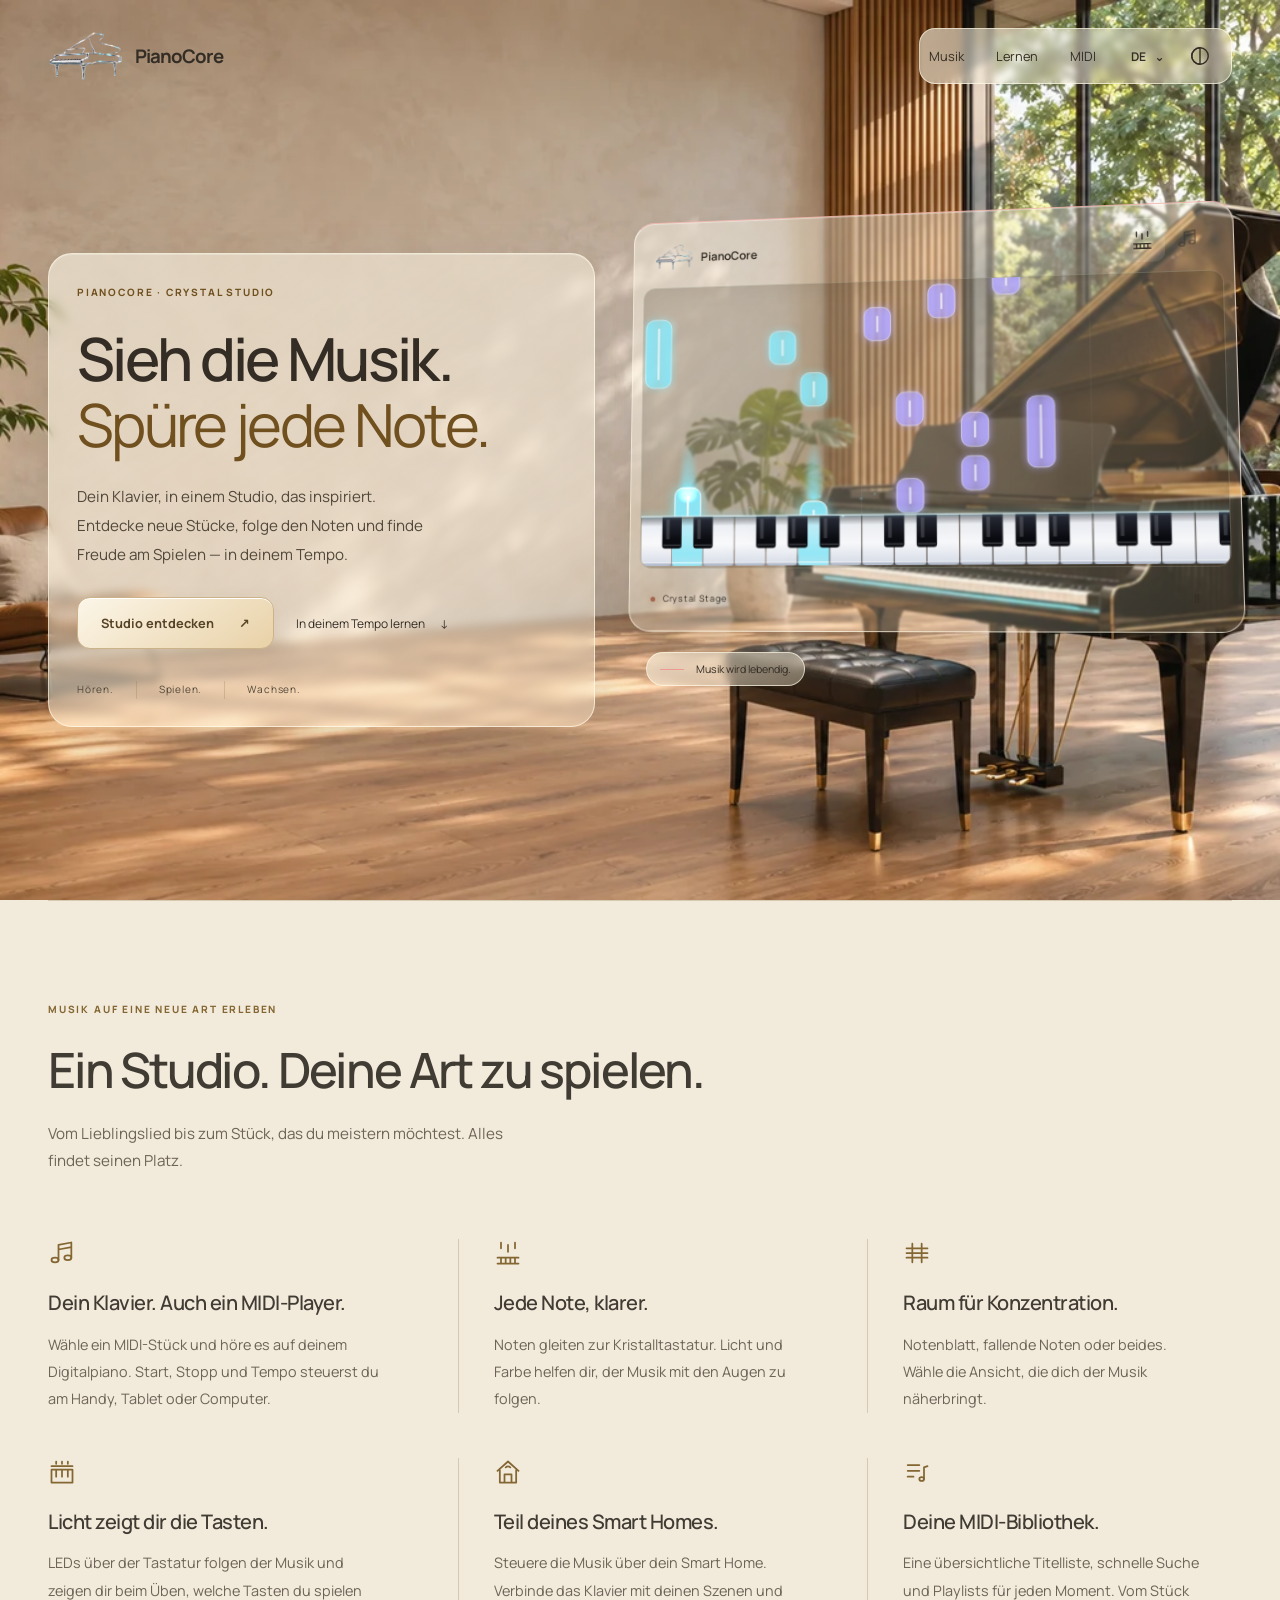
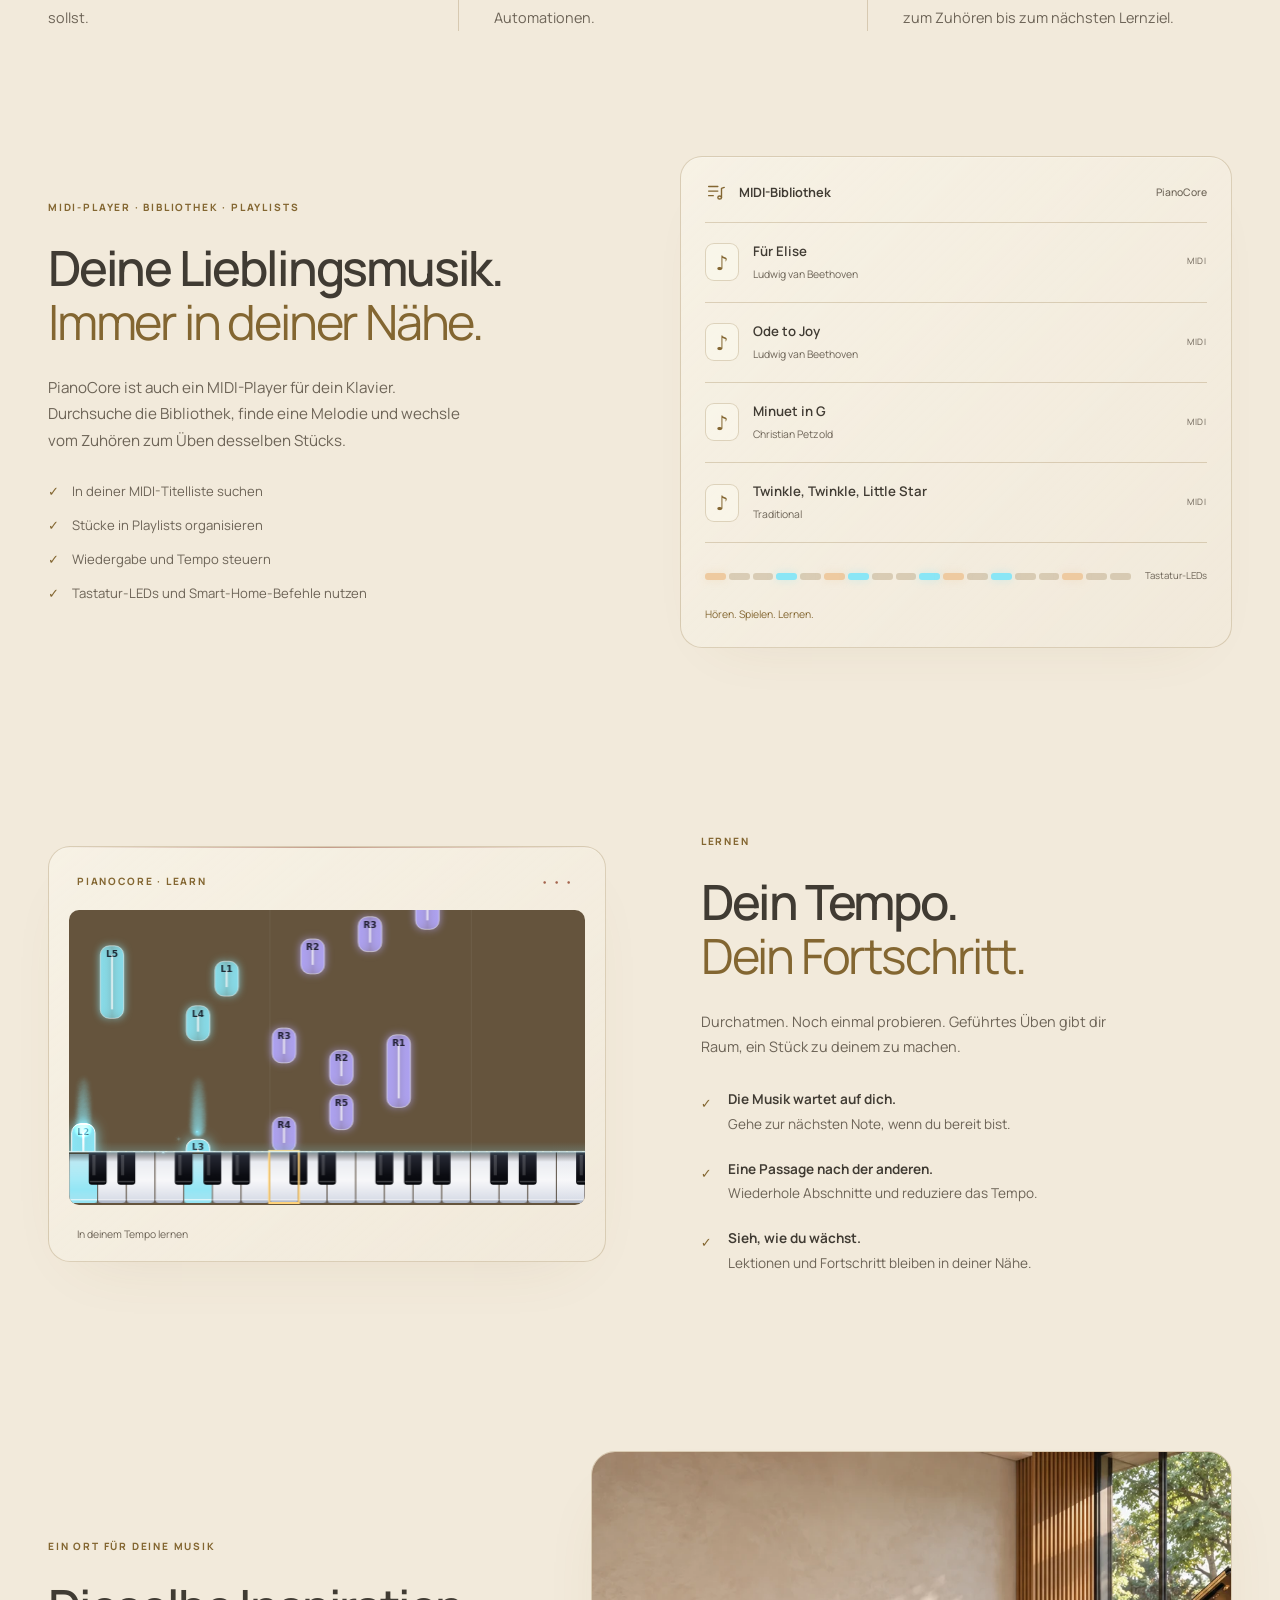
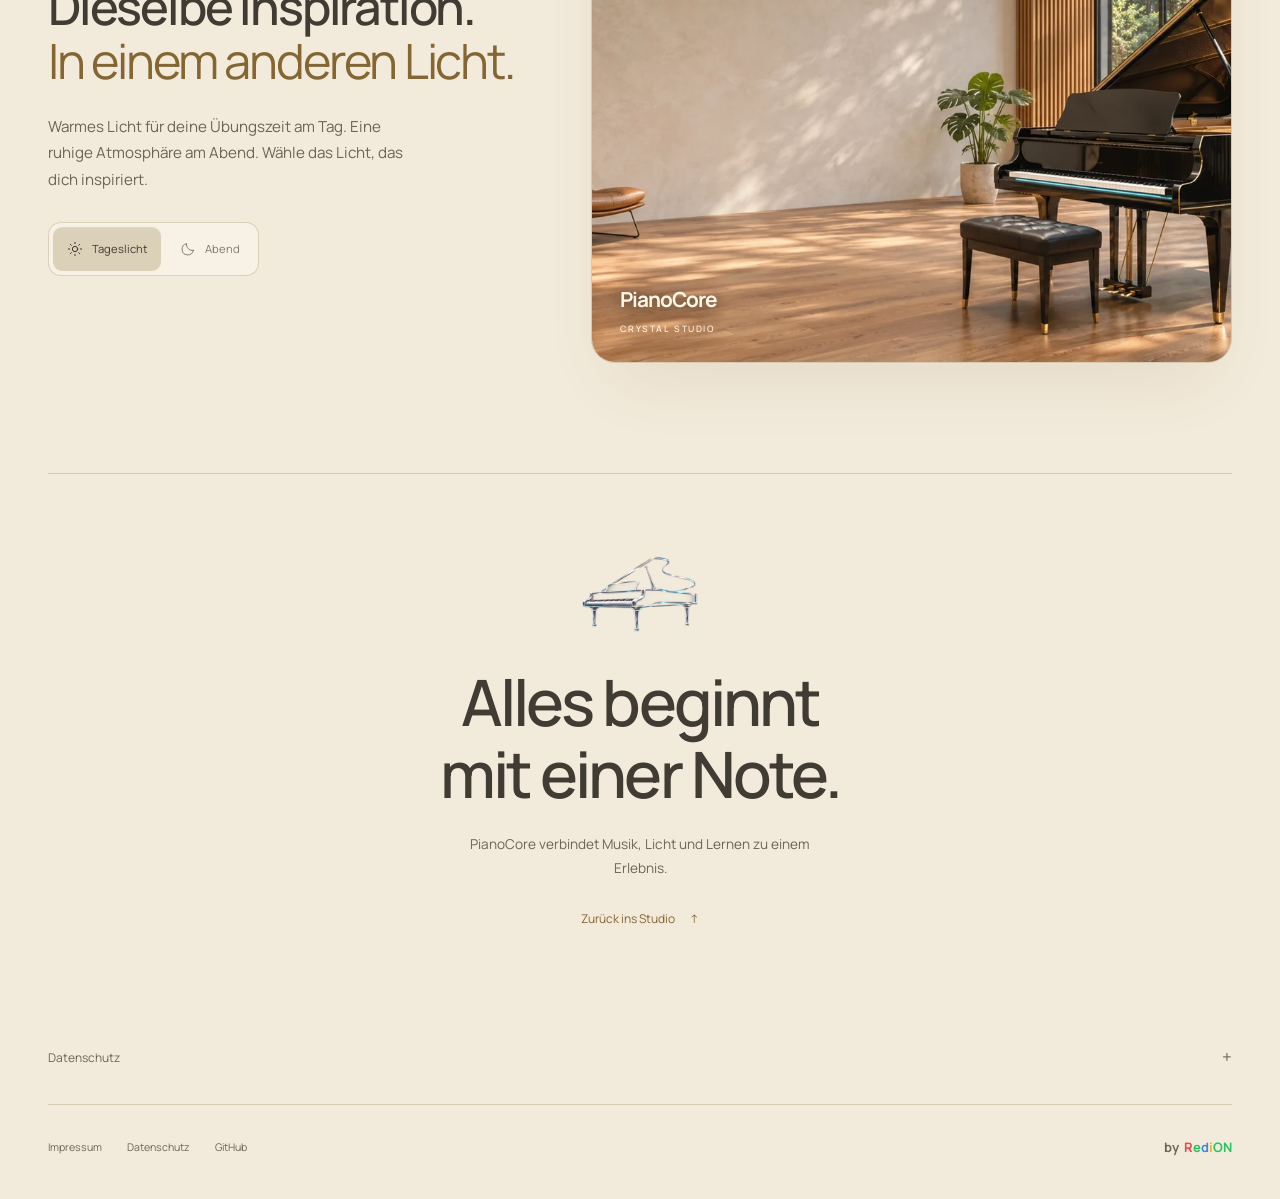
<file: src/piano_core/web/static/about/de.html>
<!doctype html>
<html lang="de"><head><meta charset="utf-8"><meta name="viewport" content="width=device-width, initial-scale=1"><meta name="color-scheme" content="light dark"><meta name="theme-color" content="#244b49"><title>PianoCore · Crystal Studio</title><meta name="description" content="Dein Klavier, in einem Studio, das inspiriert. Entdecke neue Stücke, folge den Noten und finde Freude am Spielen — in deinem Tempo."><link rel="canonical" href="https://www.redioncekrezi.de/app-sites/pianocore/de.html"><meta property="og:title" content="PianoCore · Crystal Studio"><meta property="og:description" content="Dein Klavier, in einem Studio, das inspiriert. Entdecke neue Stücke, folge den Noten und finde Freude am Spielen — in deinem Tempo."><link rel="alternate" hreflang="sq" href="./sq.html"><link rel="alternate" hreflang="en" href="./en.html"><link rel="alternate" hreflang="de" href="./de.html"><link rel="alternate" hreflang="it" href="./it.html"><link rel="icon" href="./assets/favicon.png"><link rel="stylesheet" href="./site.css"><script type="module" src="./site.js"></script></head>
<body><header class="site-header wrap"><div class="brand-group"><a class="native-back" href="/ui/#/home" aria-label="Zurück zu PianoCore" hidden>←</a><a class="brand" href="#home" aria-label="PianoCore"><img src="./assets/logo.png" alt="" width="360" height="238"><span>PianoCore</span></a></div><div class="header-right"><nav class="section-nav" aria-label="PianoCore"><a href="#studio">Musik</a><a href="#learn">Lernen</a><a href="#midi-library">MIDI</a></nav><div class="preferences"><details class="language-menu"><summary aria-label="Sprache">DE<span aria-hidden="true">⌄</span></summary><nav aria-label="Sprache"><a href="./sq.html" lang="sq" hreflang="sq">Shqip</a><a href="./en.html" lang="en" hreflang="en">English</a><a href="./de.html" lang="de" hreflang="de" aria-current="page">Deutsch</a><a href="./it.html" lang="it" hreflang="it">Italiano</a></nav></details><details class="theme-menu"><summary aria-label="Darstellung"><span data-theme-icon><svg viewBox="0 0 24 24" fill="none" stroke="currentColor" stroke-width="1.5" stroke-linecap="round" stroke-linejoin="round" aria-hidden="true"><path d="M12 3a9 9 0 1 0 0 18z"/><circle cx="12" cy="12" r="9"/></svg></span></summary><div role="group" aria-label="Darstellung"><button type="button" data-theme="auto" aria-label="Automatische Darstellung" title="Automatische Darstellung" aria-pressed="false"><svg viewBox="0 0 24 24" fill="none" stroke="currentColor" stroke-width="1.5" stroke-linecap="round" stroke-linejoin="round" aria-hidden="true"><path d="M12 3a9 9 0 1 0 0 18z"/><circle cx="12" cy="12" r="9"/></svg></button><button type="button" data-theme="light" aria-label="Helle Darstellung" title="Helle Darstellung" aria-pressed="false"><svg viewBox="0 0 24 24" fill="none" stroke="currentColor" stroke-width="1.5" stroke-linecap="round" stroke-linejoin="round" aria-hidden="true"><circle cx="12" cy="12" r="4"/><path d="M12 2v2m0 16v2M2 12h2m16 0h2M5 5l1.5 1.5m11 11L19 19M5 19l1.5-1.5m11-11L19 5"/></svg></button><button type="button" data-theme="dark" aria-label="Dunkle Darstellung" title="Dunkle Darstellung" aria-pressed="false"><svg viewBox="0 0 24 24" fill="none" stroke="currentColor" stroke-width="1.5" stroke-linecap="round" stroke-linejoin="round" aria-hidden="true"><path d="M20 14A8.5 8.5 0 0 1 10 4a8.5 8.5 0 1 0 10 10Z"/></svg></button></div></details></div></div></header>
<main><div class="hero-scene"><section class="hero wrap" id="home"><div class="hero-copy"><p class="eyebrow">PianoCore · Crystal Studio</p><h1>Sieh die Musik.<br><em>Spüre jede Note.</em></h1><p class="intro">Dein Klavier, in einem Studio, das inspiriert. Entdecke neue Stücke, folge den Noten und finde Freude am Spielen — in deinem Tempo.</p><div class="actions"><a class="button primary" href="#studio">Studio entdecken<span aria-hidden="true">↗</span></a><a class="text-link" href="#learn">In deinem Tempo lernen<span aria-hidden="true">↓</span></a></div><p class="hero-motto"><span>Hören.</span><span>Spielen.</span><span>Wachsen.</span></p></div>
<figure class="hero-art"><div class="stage-shell"><div class="stage-heading"><span class="stage-brand"><img src="./assets/logo.png" alt="" width="360" height="238">PianoCore</span><div class="stage-choices" role="group" aria-label="Crystal Stage"><button data-stage-mode="music" aria-pressed="true" title="Noten ansehen"><svg viewBox="0 0 24 24" fill="none" stroke="currentColor" stroke-width="1.5" stroke-linecap="round" stroke-linejoin="round" aria-hidden="true"><path d="M6 3v5m6-3v6m6-8v5M3 16h18M3 21h18M6 16v5m4-5v5m4-5v5m4-5v5"/></svg></button><button data-stage-mode="practice" aria-pressed="false" title="Geführtes Üben ansehen"><svg viewBox="0 0 24 24" fill="none" stroke="currentColor" stroke-width="1.5" stroke-linecap="round" stroke-linejoin="round" aria-hidden="true"><path d="M9 18V5l11-2v13M9 9l11-2"/><ellipse cx="6" cy="18" rx="3" ry="2"/><ellipse cx="17" cy="16" rx="3" ry="2"/></svg></button></div></div><div class="stage-viewport"><canvas id="crystal-stage" role="img" aria-label="Illustration mit dem Crystal-Stage-Visualizer von PianoCore"></canvas><noscript><img src="./assets/app-preview.webp" alt="PianoCore Crystal Studio" width="1280" height="720"></noscript></div><div class="stage-footer"><span><i aria-hidden="true"></i>Crystal Stage</span><button class="motion-toggle" aria-label="Bewegung pausieren" data-pause="Bewegung pausieren" data-resume="Bewegung fortsetzen" aria-pressed="false"><span aria-hidden="true">Ⅱ</span></button></div></div><figcaption><span class="caption-line" aria-hidden="true"></span>Musik wird lebendig.</figcaption></figure></section>
</div><section class="studio-section wrap" id="studio"><div class="section-heading"><p class="eyebrow">Musik auf eine neue Art erleben</p><h2>Ein Studio. Deine Art zu spielen.</h2><p>Vom Lieblingslied bis zum Stück, das du meistern möchtest. Alles findet seinen Platz.</p></div><div class="features"><article><span class="feature-icon"><svg viewBox="0 0 24 24" fill="none" stroke="currentColor" stroke-width="1.5" stroke-linecap="round" stroke-linejoin="round" aria-hidden="true"><path d="M9 18V5l11-2v13M9 9l11-2"/><ellipse cx="6" cy="18" rx="3" ry="2"/><ellipse cx="17" cy="16" rx="3" ry="2"/></svg></span><h3>Dein Klavier. Auch ein MIDI-Player.</h3><p>Wähle ein MIDI-Stück und höre es auf deinem Digitalpiano. Start, Stopp und Tempo steuerst du am Handy, Tablet oder Computer.</p></article><article><span class="feature-icon"><svg viewBox="0 0 24 24" fill="none" stroke="currentColor" stroke-width="1.5" stroke-linecap="round" stroke-linejoin="round" aria-hidden="true"><path d="M6 3v5m6-3v6m6-8v5M3 16h18M3 21h18M6 16v5m4-5v5m4-5v5m4-5v5"/></svg></span><h3>Jede Note, klarer.</h3><p>Noten gleiten zur Kristalltastatur. Licht und Farbe helfen dir, der Musik mit den Augen zu folgen.</p></article><article><span class="feature-icon"><svg viewBox="0 0 24 24" fill="none" stroke="currentColor" stroke-width="1.5" stroke-linecap="round" stroke-linejoin="round" aria-hidden="true"><path d="M3 8h18M3 12h18M3 16h18M8 4v16M16 4v16"/></svg></span><h3>Raum für Konzentration.</h3><p>Notenblatt, fallende Noten oder beides. Wähle die Ansicht, die dich der Musik näherbringt.</p></article><article data-capability="led"><span class="feature-icon"><svg viewBox="0 0 24 24" fill="none" stroke="currentColor" stroke-width="1.5" stroke-linecap="round" stroke-linejoin="round" aria-hidden="true"><path d="M3 10h18v11H3zM7 10v6m5-6v6m5-6v6M7 3v2m5-2v2m5-2v2"/><path d="M3 7h18"/></svg></span><h3>Licht zeigt dir die Tasten.</h3><p>LEDs über der Tastatur folgen der Musik und zeigen dir beim Üben, welche Tasten du spielen sollst.</p></article><article data-capability="smart-home"><span class="feature-icon"><svg viewBox="0 0 24 24" fill="none" stroke="currentColor" stroke-width="1.5" stroke-linecap="round" stroke-linejoin="round" aria-hidden="true"><path d="m3 11 9-8 9 8M5 10v11h14V10M9 21v-7h6v7"/><path d="M10 8a3 3 0 0 1 4 0"/></svg></span><h3>Teil deines Smart Homes.</h3><p>Steuere die Musik über dein Smart Home. Verbinde das Klavier mit deinen Szenen und Automationen.</p></article><article data-capability="midi-library"><span class="feature-icon"><svg viewBox="0 0 24 24" fill="none" stroke="currentColor" stroke-width="1.5" stroke-linecap="round" stroke-linejoin="round" aria-hidden="true"><path d="M4 6h10M4 11h10M4 16h5M18 18V8l3-1"/><ellipse cx="16" cy="18" rx="2" ry="1.7"/></svg></span><h3>Deine MIDI-Bibliothek.</h3><p>Eine übersichtliche Titelliste, schnelle Suche und Playlists für jeden Moment. Vom Stück zum Zuhören bis zum nächsten Lernziel.</p></article></div></section>
<section class="library-section wrap" id="midi-library"><div class="library-copy"><p class="eyebrow">MIDI-Player · Bibliothek · Playlists</p><h2>Deine Lieblingsmusik.<br><em>Immer in deiner Nähe.</em></h2><p>PianoCore ist auch ein MIDI-Player für dein Klavier. Durchsuche die Bibliothek, finde eine Melodie und wechsle vom Zuhören zum Üben desselben Stücks.</p><ul><li><span aria-hidden="true">✓</span>In deiner MIDI-Titelliste suchen</li><li><span aria-hidden="true">✓</span>Stücke in Playlists organisieren</li><li><span aria-hidden="true">✓</span>Wiedergabe und Tempo steuern</li><li><span aria-hidden="true">✓</span>Tastatur-LEDs und Smart-Home-Befehle nutzen</li></ul></div><figure class="library-preview"><div class="library-preview-heading"><span><svg viewBox="0 0 24 24" fill="none" stroke="currentColor" stroke-width="1.5" stroke-linecap="round" stroke-linejoin="round" aria-hidden="true"><path d="M4 6h10M4 11h10M4 16h5M18 18V8l3-1"/><ellipse cx="16" cy="18" rx="2" ry="1.7"/></svg>MIDI-Bibliothek</span><span class="library-brand">PianoCore</span></div><ul class="midi-list" aria-label="Stücke in der MIDI-Bibliothek"><li><span class="song-mark" aria-hidden="true">♪</span><span class="song-copy"><strong>Für Elise</strong><small>Ludwig van Beethoven</small></span><span class="midi-tag">MIDI</span></li><li><span class="song-mark" aria-hidden="true">♪</span><span class="song-copy"><strong>Ode to Joy</strong><small>Ludwig van Beethoven</small></span><span class="midi-tag">MIDI</span></li><li><span class="song-mark" aria-hidden="true">♪</span><span class="song-copy"><strong>Minuet in G</strong><small>Christian Petzold</small></span><span class="midi-tag">MIDI</span></li><li><span class="song-mark" aria-hidden="true">♪</span><span class="song-copy"><strong>Twinkle, Twinkle, Little Star</strong><small>Traditional</small></span><span class="midi-tag">MIDI</span></li></ul><div class="keyboard-light-caption"><span class="keyboard-light-strip" aria-hidden="true"><i></i><i></i><i></i><i></i><i></i><i></i><i></i><i></i><i></i><i></i><i></i><i></i><i></i><i></i><i></i><i></i><i></i><i></i></span><span>Tastatur-LEDs</span></div><figcaption>Hören. Spielen. Lernen.</figcaption></figure></section>
<section class="learn-section wrap" id="learn"><figure class="practice-art"><div class="practice-heading"><span class="eyebrow">PianoCore · Learn</span><span class="practice-dots" aria-hidden="true">•••</span></div><canvas id="practice-stage" role="img" aria-label="Geführtes Üben · beleuchtete Tastatur und Noten"></canvas><figcaption>In deinem Tempo lernen</figcaption></figure><div class="learn-copy"><p class="eyebrow">Lernen</p><h2>Dein Tempo.<br><em>Dein Fortschritt.</em></h2><p class="section-intro">Durchatmen. Noch einmal probieren. Geführtes Üben gibt dir Raum, ein Stück zu deinem zu machen.</p><ul><li><span class="check" aria-hidden="true">✓</span><div><h3>Die Musik wartet auf dich.</h3><p>Gehe zur nächsten Note, wenn du bereit bist.</p></div></li><li><span class="check" aria-hidden="true">✓</span><div><h3>Eine Passage nach der anderen.</h3><p>Wiederhole Abschnitte und reduziere das Tempo.</p></div></li><li><span class="check" aria-hidden="true">✓</span><div><h3>Sieh, wie du wächst.</h3><p>Lektionen und Fortschritt bleiben in deiner Nähe.</p></div></li></ul></div></section>
<section class="scene-section wrap" id="atmosphere"><div class="scene-copy"><p class="eyebrow">Ein Ort für deine Musik</p><h2>Dieselbe Inspiration.<br><em>In einem anderen Licht.</em></h2><p>Warmes Licht für deine Übungszeit am Tag. Eine ruhige Atmosphäre am Abend. Wähle das Licht, das dich inspiriert.</p><div class="scene-switch" role="group" aria-label="Darstellung"><button data-scene-theme="light" aria-pressed="false"><svg viewBox="0 0 24 24" fill="none" stroke="currentColor" stroke-width="1.5" stroke-linecap="round" stroke-linejoin="round" aria-hidden="true"><circle cx="12" cy="12" r="4"/><path d="M12 2v2m0 16v2M2 12h2m16 0h2M5 5l1.5 1.5m11 11L19 19M5 19l1.5-1.5m11-11L19 5"/></svg>Tageslicht</button><button data-scene-theme="dark" aria-pressed="false"><svg viewBox="0 0 24 24" fill="none" stroke="currentColor" stroke-width="1.5" stroke-linecap="round" stroke-linejoin="round" aria-hidden="true"><path d="M20 14A8.5 8.5 0 0 1 10 4a8.5 8.5 0 1 0 10 10Z"/></svg>Abend</button></div></div><figure class="studio-photo"><picture><source media="(max-width: 600px)" srcset="./assets/studio-day-tall.webp"><img class="photo-day" src="./assets/studio-day-wide.webp" alt="PianoCore · Tageslicht" width="1280" height="720" loading="lazy"></picture><picture><source media="(max-width: 600px)" srcset="./assets/studio-night-tall.webp"><img class="photo-night" src="./assets/studio-night-wide.webp" alt="PianoCore · Abend" width="1280" height="720" loading="lazy"></picture><span class="photo-wordmark">PianoCore<span>Crystal Studio</span></span></figure></section>
<section class="closing wrap"><img src="./assets/logo.png" alt="" width="360" height="238" loading="lazy"><h2>Alles beginnt<br>mit einer Note.</h2><p>PianoCore verbindet Musik, Licht und Lernen zu einem Erlebnis.</p><a class="text-link" href="#home">Zurück ins Studio<span aria-hidden="true">↑</span></a></section><details class="privacy wrap" id="privacy"><summary>Datenschutz</summary><p>Diese Website stellt PianoCore vor. Nur deine Darstellungseinstellung wird in diesem Browser gespeichert. Die musikalische Illustration läuft ohne Ton.</p></details></main>
<footer class="wrap"><nav aria-label="Legal"><a href="https://www.redioncekrezi.de/de/impressum">Impressum</a><a href="#privacy">Datenschutz</a><a href="https://github.com/IamRedi/pianocore">GitHub</a></nav><a class="author" href="https://www.redioncekrezi.de/de" aria-label="by RediON"><span class="by">by </span><span class="r">R</span><span class="e">e</span><span class="d">d</span><span class="i">i</span><span class="on">ON</span></a></footer></body></html>
</file>
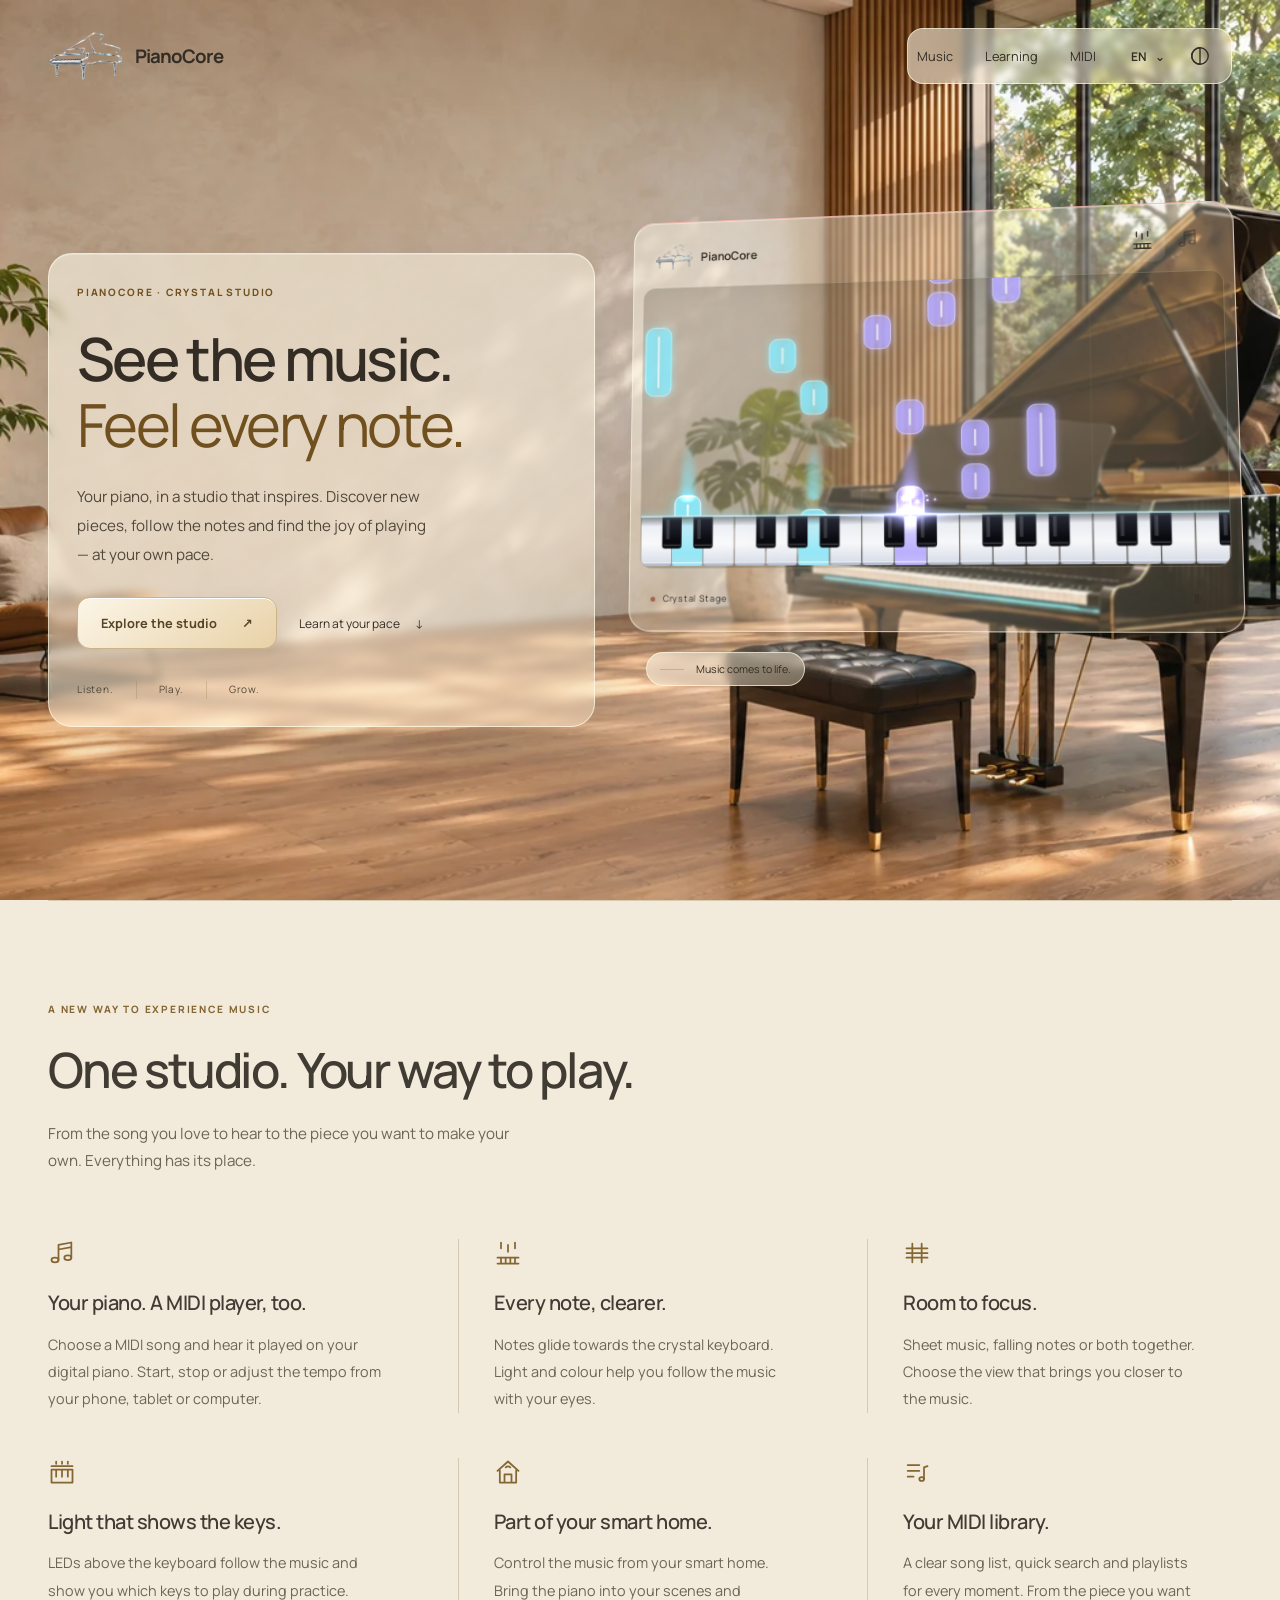
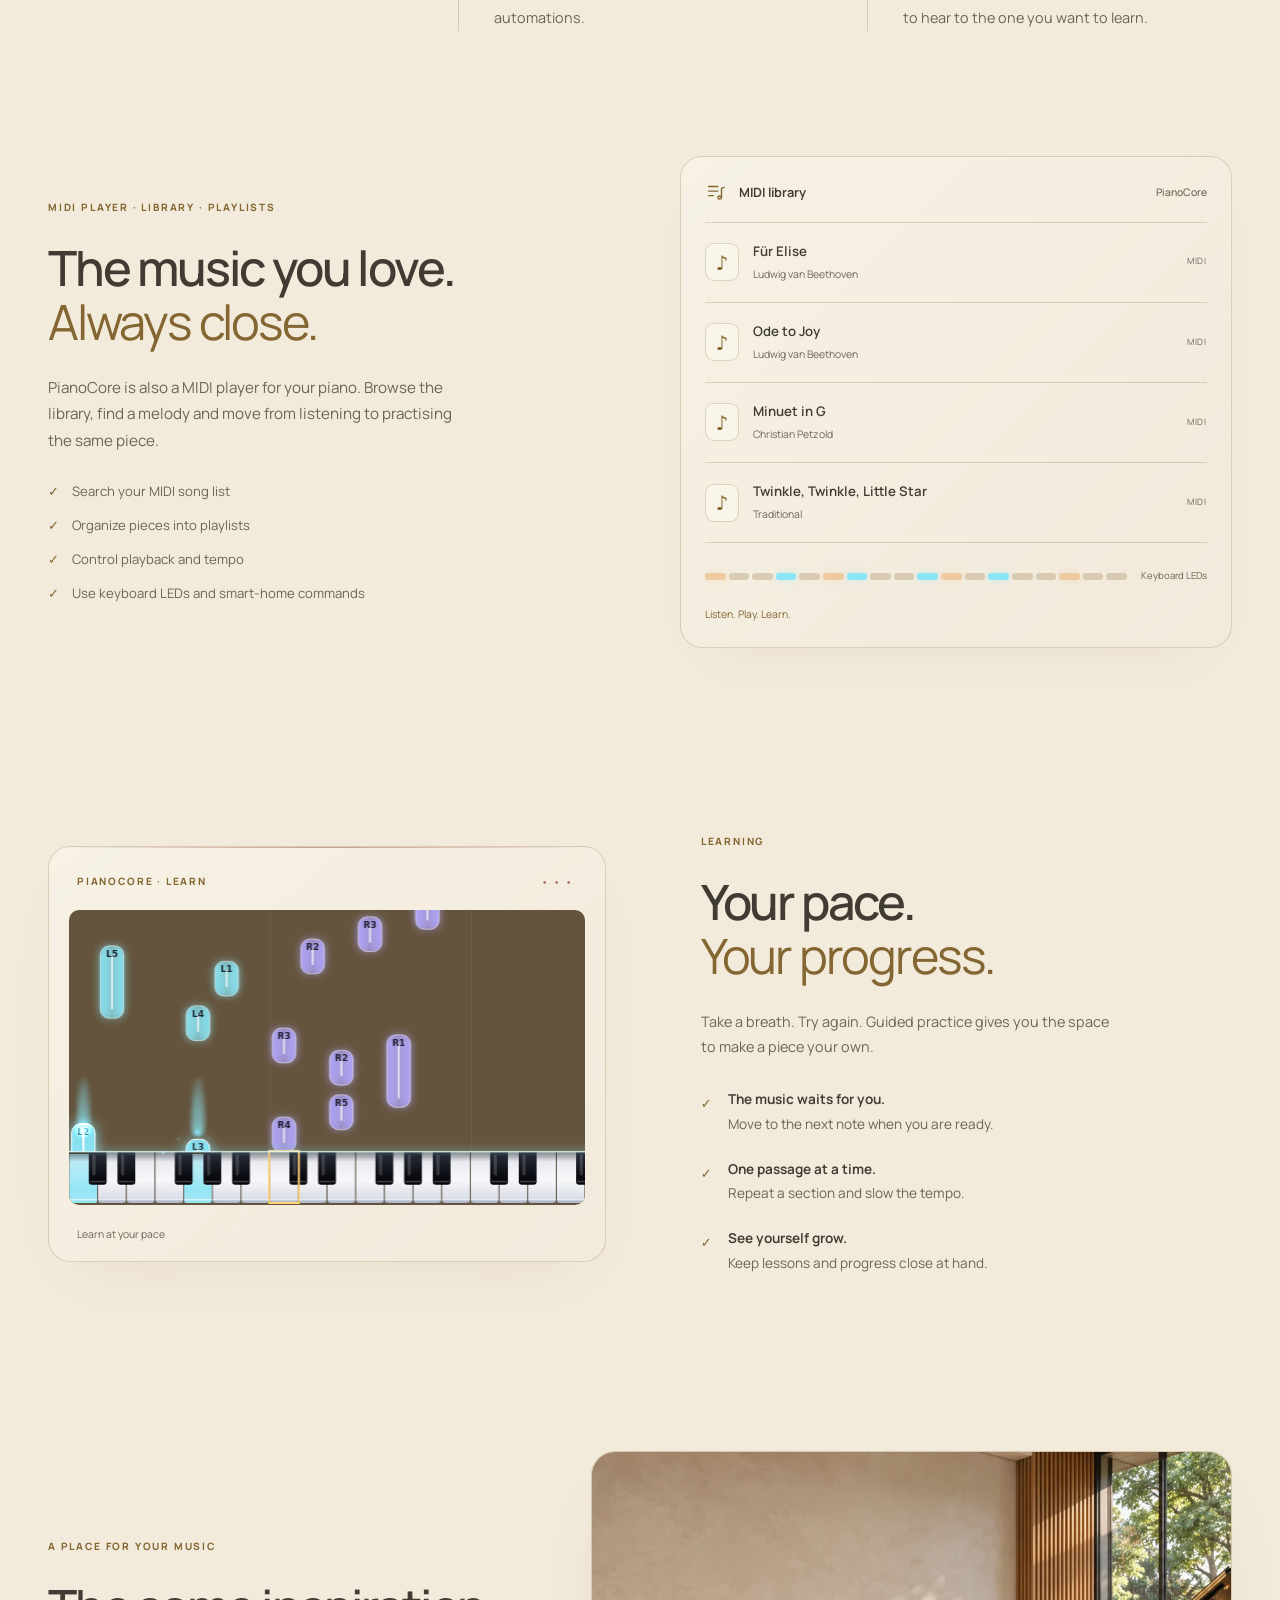
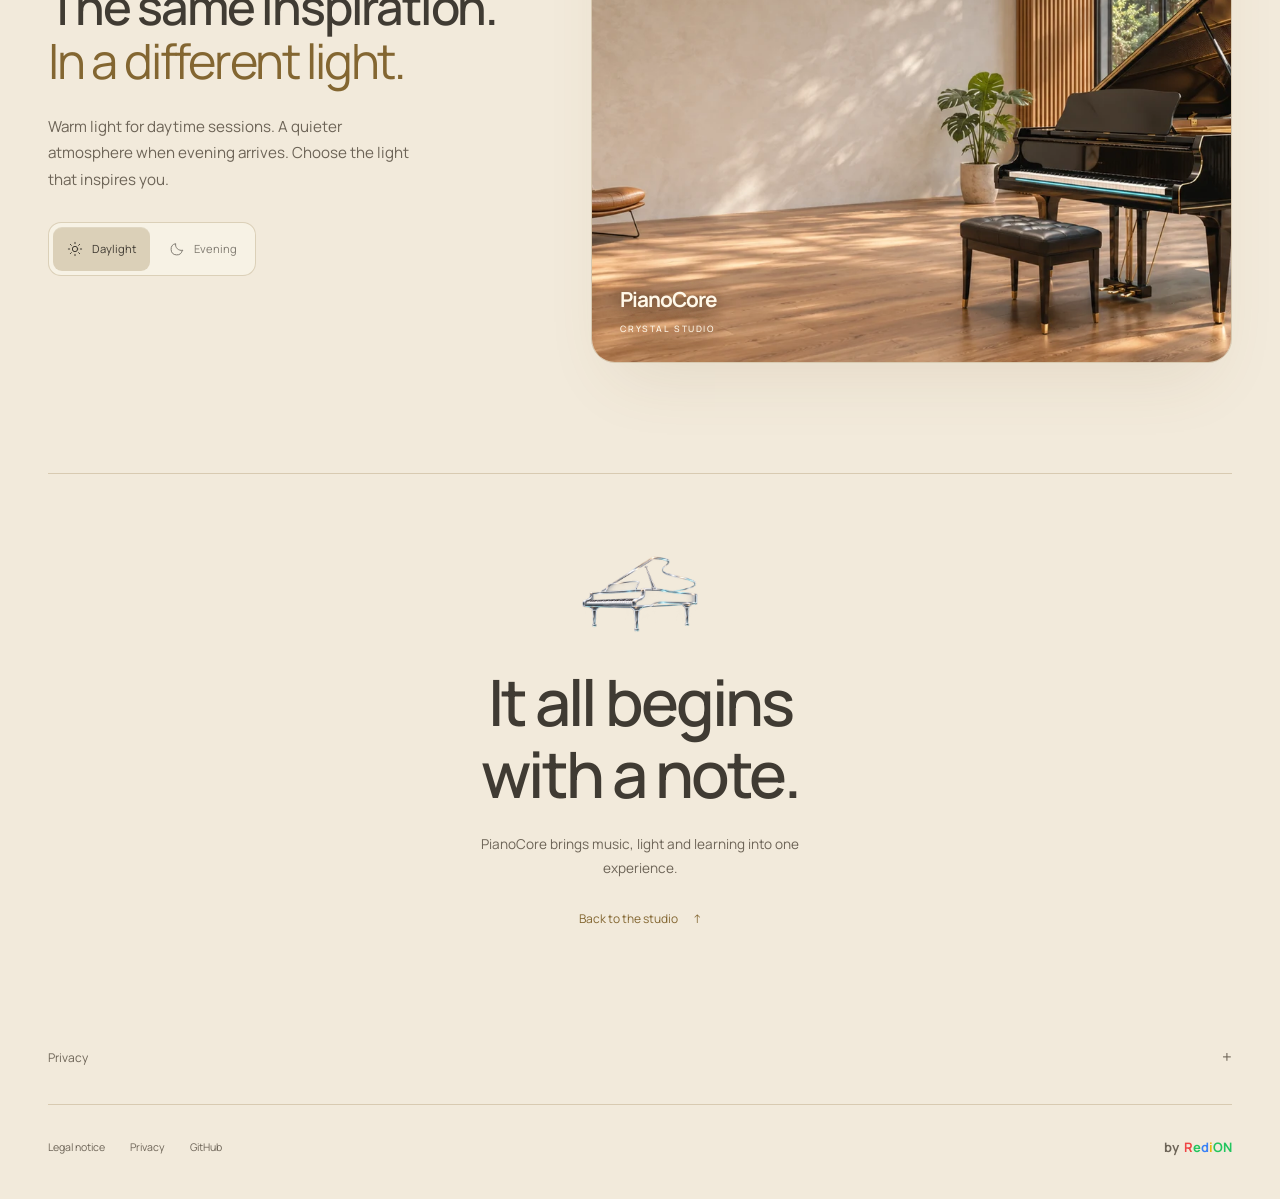
<file: src/piano_core/web/static/about/en.html>
<!doctype html>
<html lang="en"><head><meta charset="utf-8"><meta name="viewport" content="width=device-width, initial-scale=1"><meta name="color-scheme" content="light dark"><meta name="theme-color" content="#244b49"><title>PianoCore · Crystal Studio</title><meta name="description" content="Your piano, in a studio that inspires. Discover new pieces, follow the notes and find the joy of playing — at your own pace."><link rel="canonical" href="https://www.redioncekrezi.de/app-sites/pianocore/en.html"><meta property="og:title" content="PianoCore · Crystal Studio"><meta property="og:description" content="Your piano, in a studio that inspires. Discover new pieces, follow the notes and find the joy of playing — at your own pace."><link rel="alternate" hreflang="sq" href="./sq.html"><link rel="alternate" hreflang="en" href="./en.html"><link rel="alternate" hreflang="de" href="./de.html"><link rel="alternate" hreflang="it" href="./it.html"><link rel="icon" href="./assets/favicon.png"><link rel="stylesheet" href="./site.css"><script type="module" src="./site.js"></script></head>
<body><header class="site-header wrap"><div class="brand-group"><a class="native-back" href="/ui/#/home" aria-label="Return to PianoCore" hidden>←</a><a class="brand" href="#home" aria-label="PianoCore"><img src="./assets/logo.png" alt="" width="360" height="238"><span>PianoCore</span></a></div><div class="header-right"><nav class="section-nav" aria-label="PianoCore"><a href="#studio">Music</a><a href="#learn">Learning</a><a href="#midi-library">MIDI</a></nav><div class="preferences"><details class="language-menu"><summary aria-label="Language">EN<span aria-hidden="true">⌄</span></summary><nav aria-label="Language"><a href="./sq.html" lang="sq" hreflang="sq">Shqip</a><a href="./en.html" lang="en" hreflang="en" aria-current="page">English</a><a href="./de.html" lang="de" hreflang="de">Deutsch</a><a href="./it.html" lang="it" hreflang="it">Italiano</a></nav></details><details class="theme-menu"><summary aria-label="Appearance"><span data-theme-icon><svg viewBox="0 0 24 24" fill="none" stroke="currentColor" stroke-width="1.5" stroke-linecap="round" stroke-linejoin="round" aria-hidden="true"><path d="M12 3a9 9 0 1 0 0 18z"/><circle cx="12" cy="12" r="9"/></svg></span></summary><div role="group" aria-label="Appearance"><button type="button" data-theme="auto" aria-label="Automatic appearance" title="Automatic appearance" aria-pressed="false"><svg viewBox="0 0 24 24" fill="none" stroke="currentColor" stroke-width="1.5" stroke-linecap="round" stroke-linejoin="round" aria-hidden="true"><path d="M12 3a9 9 0 1 0 0 18z"/><circle cx="12" cy="12" r="9"/></svg></button><button type="button" data-theme="light" aria-label="Light appearance" title="Light appearance" aria-pressed="false"><svg viewBox="0 0 24 24" fill="none" stroke="currentColor" stroke-width="1.5" stroke-linecap="round" stroke-linejoin="round" aria-hidden="true"><circle cx="12" cy="12" r="4"/><path d="M12 2v2m0 16v2M2 12h2m16 0h2M5 5l1.5 1.5m11 11L19 19M5 19l1.5-1.5m11-11L19 5"/></svg></button><button type="button" data-theme="dark" aria-label="Dark appearance" title="Dark appearance" aria-pressed="false"><svg viewBox="0 0 24 24" fill="none" stroke="currentColor" stroke-width="1.5" stroke-linecap="round" stroke-linejoin="round" aria-hidden="true"><path d="M20 14A8.5 8.5 0 0 1 10 4a8.5 8.5 0 1 0 10 10Z"/></svg></button></div></details></div></div></header>
<main><div class="hero-scene"><section class="hero wrap" id="home"><div class="hero-copy"><p class="eyebrow">PianoCore · Crystal Studio</p><h1>See the music.<br><em>Feel every note.</em></h1><p class="intro">Your piano, in a studio that inspires. Discover new pieces, follow the notes and find the joy of playing — at your own pace.</p><div class="actions"><a class="button primary" href="#studio">Explore the studio<span aria-hidden="true">↗</span></a><a class="text-link" href="#learn">Learn at your pace<span aria-hidden="true">↓</span></a></div><p class="hero-motto"><span>Listen.</span><span>Play.</span><span>Grow.</span></p></div>
<figure class="hero-art"><div class="stage-shell"><div class="stage-heading"><span class="stage-brand"><img src="./assets/logo.png" alt="" width="360" height="238">PianoCore</span><div class="stage-choices" role="group" aria-label="Crystal Stage"><button data-stage-mode="music" aria-pressed="true" title="See the notes"><svg viewBox="0 0 24 24" fill="none" stroke="currentColor" stroke-width="1.5" stroke-linecap="round" stroke-linejoin="round" aria-hidden="true"><path d="M6 3v5m6-3v6m6-8v5M3 16h18M3 21h18M6 16v5m4-5v5m4-5v5m4-5v5"/></svg></button><button data-stage-mode="practice" aria-pressed="false" title="See guided practice"><svg viewBox="0 0 24 24" fill="none" stroke="currentColor" stroke-width="1.5" stroke-linecap="round" stroke-linejoin="round" aria-hidden="true"><path d="M9 18V5l11-2v13M9 9l11-2"/><ellipse cx="6" cy="18" rx="3" ry="2"/><ellipse cx="17" cy="16" rx="3" ry="2"/></svg></button></div></div><div class="stage-viewport"><canvas id="crystal-stage" role="img" aria-label="Illustration using PianoCore’s Crystal Stage visualizer"></canvas><noscript><img src="./assets/app-preview.webp" alt="PianoCore Crystal Studio" width="1280" height="720"></noscript></div><div class="stage-footer"><span><i aria-hidden="true"></i>Crystal Stage</span><button class="motion-toggle" aria-label="Pause motion" data-pause="Pause motion" data-resume="Resume motion" aria-pressed="false"><span aria-hidden="true">Ⅱ</span></button></div></div><figcaption><span class="caption-line" aria-hidden="true"></span>Music comes to life.</figcaption></figure></section>
</div><section class="studio-section wrap" id="studio"><div class="section-heading"><p class="eyebrow">A new way to experience music</p><h2>One studio. Your way to play.</h2><p>From the song you love to hear to the piece you want to make your own. Everything has its place.</p></div><div class="features"><article><span class="feature-icon"><svg viewBox="0 0 24 24" fill="none" stroke="currentColor" stroke-width="1.5" stroke-linecap="round" stroke-linejoin="round" aria-hidden="true"><path d="M9 18V5l11-2v13M9 9l11-2"/><ellipse cx="6" cy="18" rx="3" ry="2"/><ellipse cx="17" cy="16" rx="3" ry="2"/></svg></span><h3>Your piano. A MIDI player, too.</h3><p>Choose a MIDI song and hear it played on your digital piano. Start, stop or adjust the tempo from your phone, tablet or computer.</p></article><article><span class="feature-icon"><svg viewBox="0 0 24 24" fill="none" stroke="currentColor" stroke-width="1.5" stroke-linecap="round" stroke-linejoin="round" aria-hidden="true"><path d="M6 3v5m6-3v6m6-8v5M3 16h18M3 21h18M6 16v5m4-5v5m4-5v5m4-5v5"/></svg></span><h3>Every note, clearer.</h3><p>Notes glide towards the crystal keyboard. Light and colour help you follow the music with your eyes.</p></article><article><span class="feature-icon"><svg viewBox="0 0 24 24" fill="none" stroke="currentColor" stroke-width="1.5" stroke-linecap="round" stroke-linejoin="round" aria-hidden="true"><path d="M3 8h18M3 12h18M3 16h18M8 4v16M16 4v16"/></svg></span><h3>Room to focus.</h3><p>Sheet music, falling notes or both together. Choose the view that brings you closer to the music.</p></article><article data-capability="led"><span class="feature-icon"><svg viewBox="0 0 24 24" fill="none" stroke="currentColor" stroke-width="1.5" stroke-linecap="round" stroke-linejoin="round" aria-hidden="true"><path d="M3 10h18v11H3zM7 10v6m5-6v6m5-6v6M7 3v2m5-2v2m5-2v2"/><path d="M3 7h18"/></svg></span><h3>Light that shows the keys.</h3><p>LEDs above the keyboard follow the music and show you which keys to play during practice.</p></article><article data-capability="smart-home"><span class="feature-icon"><svg viewBox="0 0 24 24" fill="none" stroke="currentColor" stroke-width="1.5" stroke-linecap="round" stroke-linejoin="round" aria-hidden="true"><path d="m3 11 9-8 9 8M5 10v11h14V10M9 21v-7h6v7"/><path d="M10 8a3 3 0 0 1 4 0"/></svg></span><h3>Part of your smart home.</h3><p>Control the music from your smart home. Bring the piano into your scenes and automations.</p></article><article data-capability="midi-library"><span class="feature-icon"><svg viewBox="0 0 24 24" fill="none" stroke="currentColor" stroke-width="1.5" stroke-linecap="round" stroke-linejoin="round" aria-hidden="true"><path d="M4 6h10M4 11h10M4 16h5M18 18V8l3-1"/><ellipse cx="16" cy="18" rx="2" ry="1.7"/></svg></span><h3>Your MIDI library.</h3><p>A clear song list, quick search and playlists for every moment. From the piece you want to hear to the one you want to learn.</p></article></div></section>
<section class="library-section wrap" id="midi-library"><div class="library-copy"><p class="eyebrow">MIDI player · Library · Playlists</p><h2>The music you love.<br><em>Always close.</em></h2><p>PianoCore is also a MIDI player for your piano. Browse the library, find a melody and move from listening to practising the same piece.</p><ul><li><span aria-hidden="true">✓</span>Search your MIDI song list</li><li><span aria-hidden="true">✓</span>Organize pieces into playlists</li><li><span aria-hidden="true">✓</span>Control playback and tempo</li><li><span aria-hidden="true">✓</span>Use keyboard LEDs and smart-home commands</li></ul></div><figure class="library-preview"><div class="library-preview-heading"><span><svg viewBox="0 0 24 24" fill="none" stroke="currentColor" stroke-width="1.5" stroke-linecap="round" stroke-linejoin="round" aria-hidden="true"><path d="M4 6h10M4 11h10M4 16h5M18 18V8l3-1"/><ellipse cx="16" cy="18" rx="2" ry="1.7"/></svg>MIDI library</span><span class="library-brand">PianoCore</span></div><ul class="midi-list" aria-label="Pieces in the MIDI library"><li><span class="song-mark" aria-hidden="true">♪</span><span class="song-copy"><strong>Für Elise</strong><small>Ludwig van Beethoven</small></span><span class="midi-tag">MIDI</span></li><li><span class="song-mark" aria-hidden="true">♪</span><span class="song-copy"><strong>Ode to Joy</strong><small>Ludwig van Beethoven</small></span><span class="midi-tag">MIDI</span></li><li><span class="song-mark" aria-hidden="true">♪</span><span class="song-copy"><strong>Minuet in G</strong><small>Christian Petzold</small></span><span class="midi-tag">MIDI</span></li><li><span class="song-mark" aria-hidden="true">♪</span><span class="song-copy"><strong>Twinkle, Twinkle, Little Star</strong><small>Traditional</small></span><span class="midi-tag">MIDI</span></li></ul><div class="keyboard-light-caption"><span class="keyboard-light-strip" aria-hidden="true"><i></i><i></i><i></i><i></i><i></i><i></i><i></i><i></i><i></i><i></i><i></i><i></i><i></i><i></i><i></i><i></i><i></i><i></i></span><span>Keyboard LEDs</span></div><figcaption>Listen. Play. Learn.</figcaption></figure></section>
<section class="learn-section wrap" id="learn"><figure class="practice-art"><div class="practice-heading"><span class="eyebrow">PianoCore · Learn</span><span class="practice-dots" aria-hidden="true">•••</span></div><canvas id="practice-stage" role="img" aria-label="Guided practice · illuminated keyboard and notes"></canvas><figcaption>Learn at your pace</figcaption></figure><div class="learn-copy"><p class="eyebrow">Learning</p><h2>Your pace.<br><em>Your progress.</em></h2><p class="section-intro">Take a breath. Try again. Guided practice gives you the space to make a piece your own.</p><ul><li><span class="check" aria-hidden="true">✓</span><div><h3>The music waits for you.</h3><p>Move to the next note when you are ready.</p></div></li><li><span class="check" aria-hidden="true">✓</span><div><h3>One passage at a time.</h3><p>Repeat a section and slow the tempo.</p></div></li><li><span class="check" aria-hidden="true">✓</span><div><h3>See yourself grow.</h3><p>Keep lessons and progress close at hand.</p></div></li></ul></div></section>
<section class="scene-section wrap" id="atmosphere"><div class="scene-copy"><p class="eyebrow">A place for your music</p><h2>The same inspiration.<br><em>In a different light.</em></h2><p>Warm light for daytime sessions. A quieter atmosphere when evening arrives. Choose the light that inspires you.</p><div class="scene-switch" role="group" aria-label="Appearance"><button data-scene-theme="light" aria-pressed="false"><svg viewBox="0 0 24 24" fill="none" stroke="currentColor" stroke-width="1.5" stroke-linecap="round" stroke-linejoin="round" aria-hidden="true"><circle cx="12" cy="12" r="4"/><path d="M12 2v2m0 16v2M2 12h2m16 0h2M5 5l1.5 1.5m11 11L19 19M5 19l1.5-1.5m11-11L19 5"/></svg>Daylight</button><button data-scene-theme="dark" aria-pressed="false"><svg viewBox="0 0 24 24" fill="none" stroke="currentColor" stroke-width="1.5" stroke-linecap="round" stroke-linejoin="round" aria-hidden="true"><path d="M20 14A8.5 8.5 0 0 1 10 4a8.5 8.5 0 1 0 10 10Z"/></svg>Evening</button></div></div><figure class="studio-photo"><picture><source media="(max-width: 600px)" srcset="./assets/studio-day-tall.webp"><img class="photo-day" src="./assets/studio-day-wide.webp" alt="PianoCore · Daylight" width="1280" height="720" loading="lazy"></picture><picture><source media="(max-width: 600px)" srcset="./assets/studio-night-tall.webp"><img class="photo-night" src="./assets/studio-night-wide.webp" alt="PianoCore · Evening" width="1280" height="720" loading="lazy"></picture><span class="photo-wordmark">PianoCore<span>Crystal Studio</span></span></figure></section>
<section class="closing wrap"><img src="./assets/logo.png" alt="" width="360" height="238" loading="lazy"><h2>It all begins<br>with a note.</h2><p>PianoCore brings music, light and learning into one experience.</p><a class="text-link" href="#home">Back to the studio<span aria-hidden="true">↑</span></a></section><details class="privacy wrap" id="privacy"><summary>Privacy</summary><p>This website introduces PianoCore. Your appearance preference is stored only in this browser. The musical illustration plays without audio.</p></details></main>
<footer class="wrap"><nav aria-label="Legal"><a href="https://www.redioncekrezi.de/en/impressum">Legal notice</a><a href="#privacy">Privacy</a><a href="https://github.com/IamRedi/pianocore">GitHub</a></nav><a class="author" href="https://www.redioncekrezi.de/en" aria-label="by RediON"><span class="by">by </span><span class="r">R</span><span class="e">e</span><span class="d">d</span><span class="i">i</span><span class="on">ON</span></a></footer></body></html>
</file>
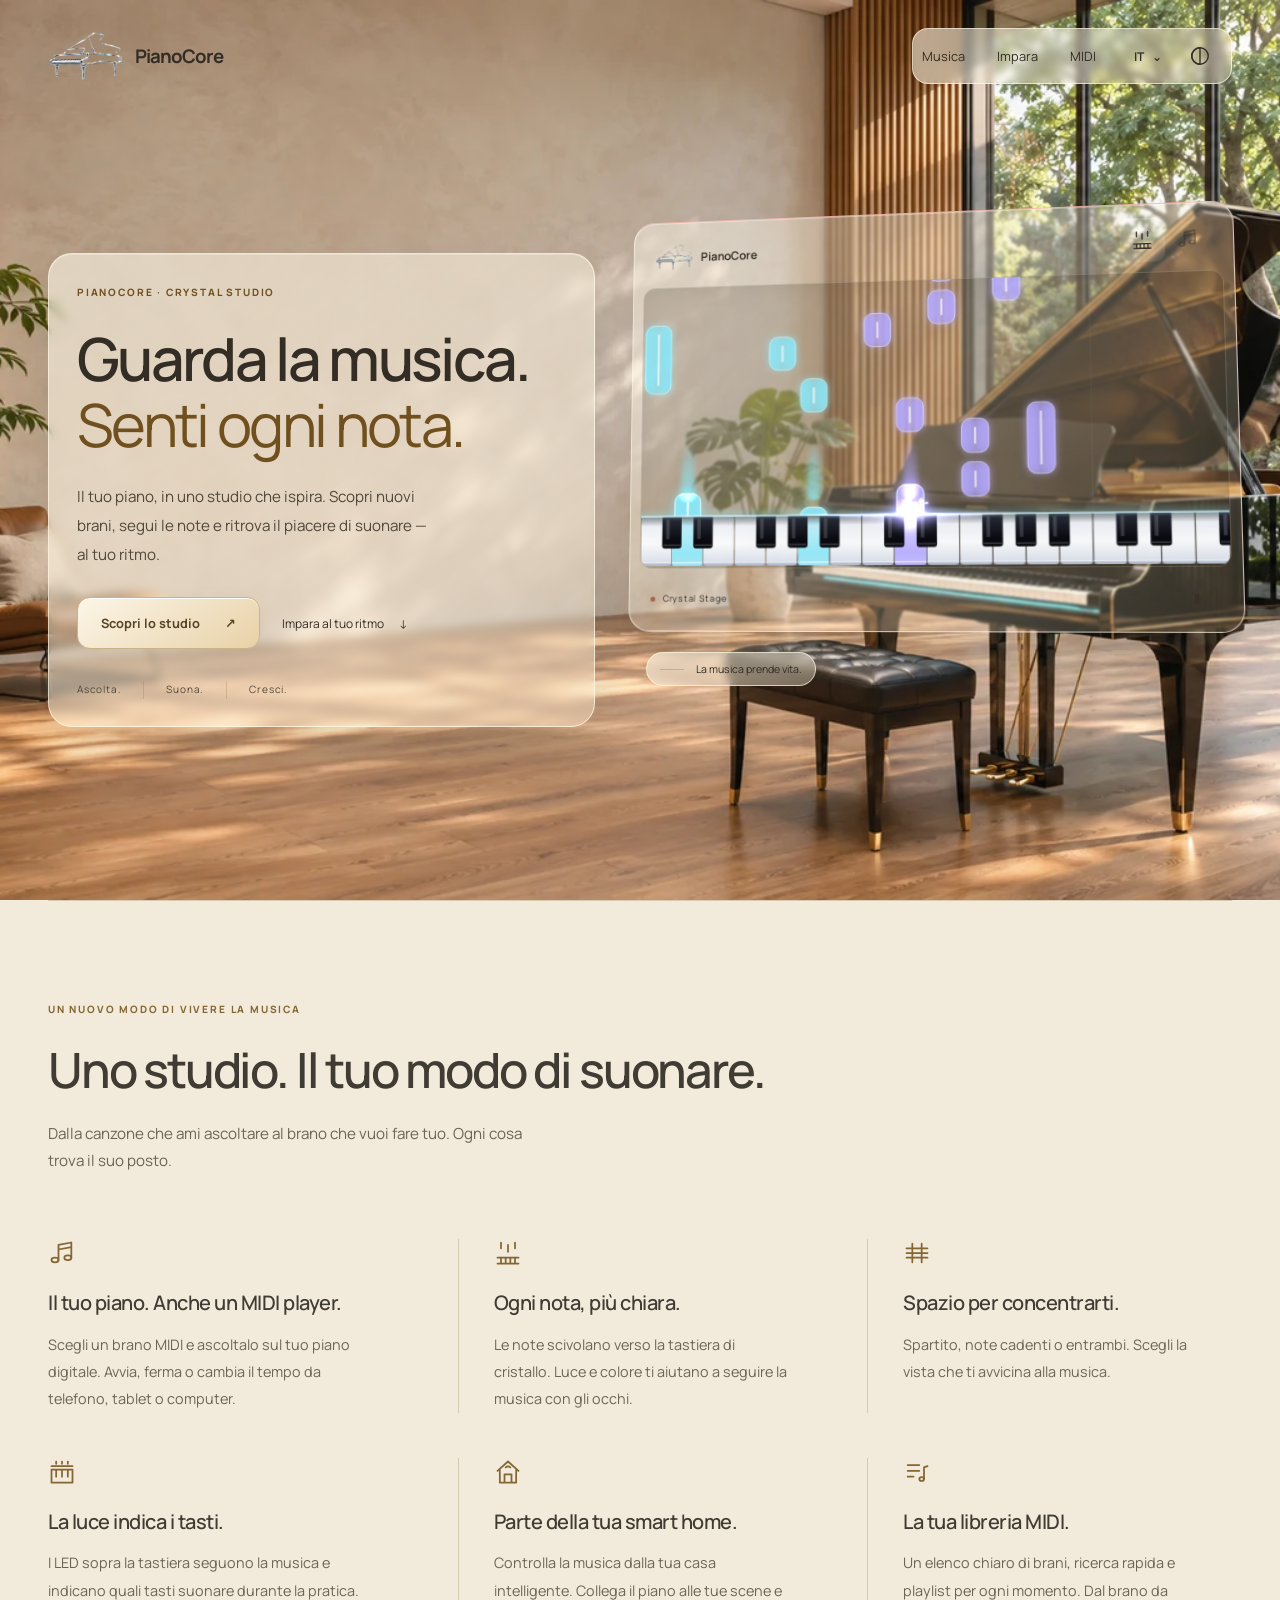
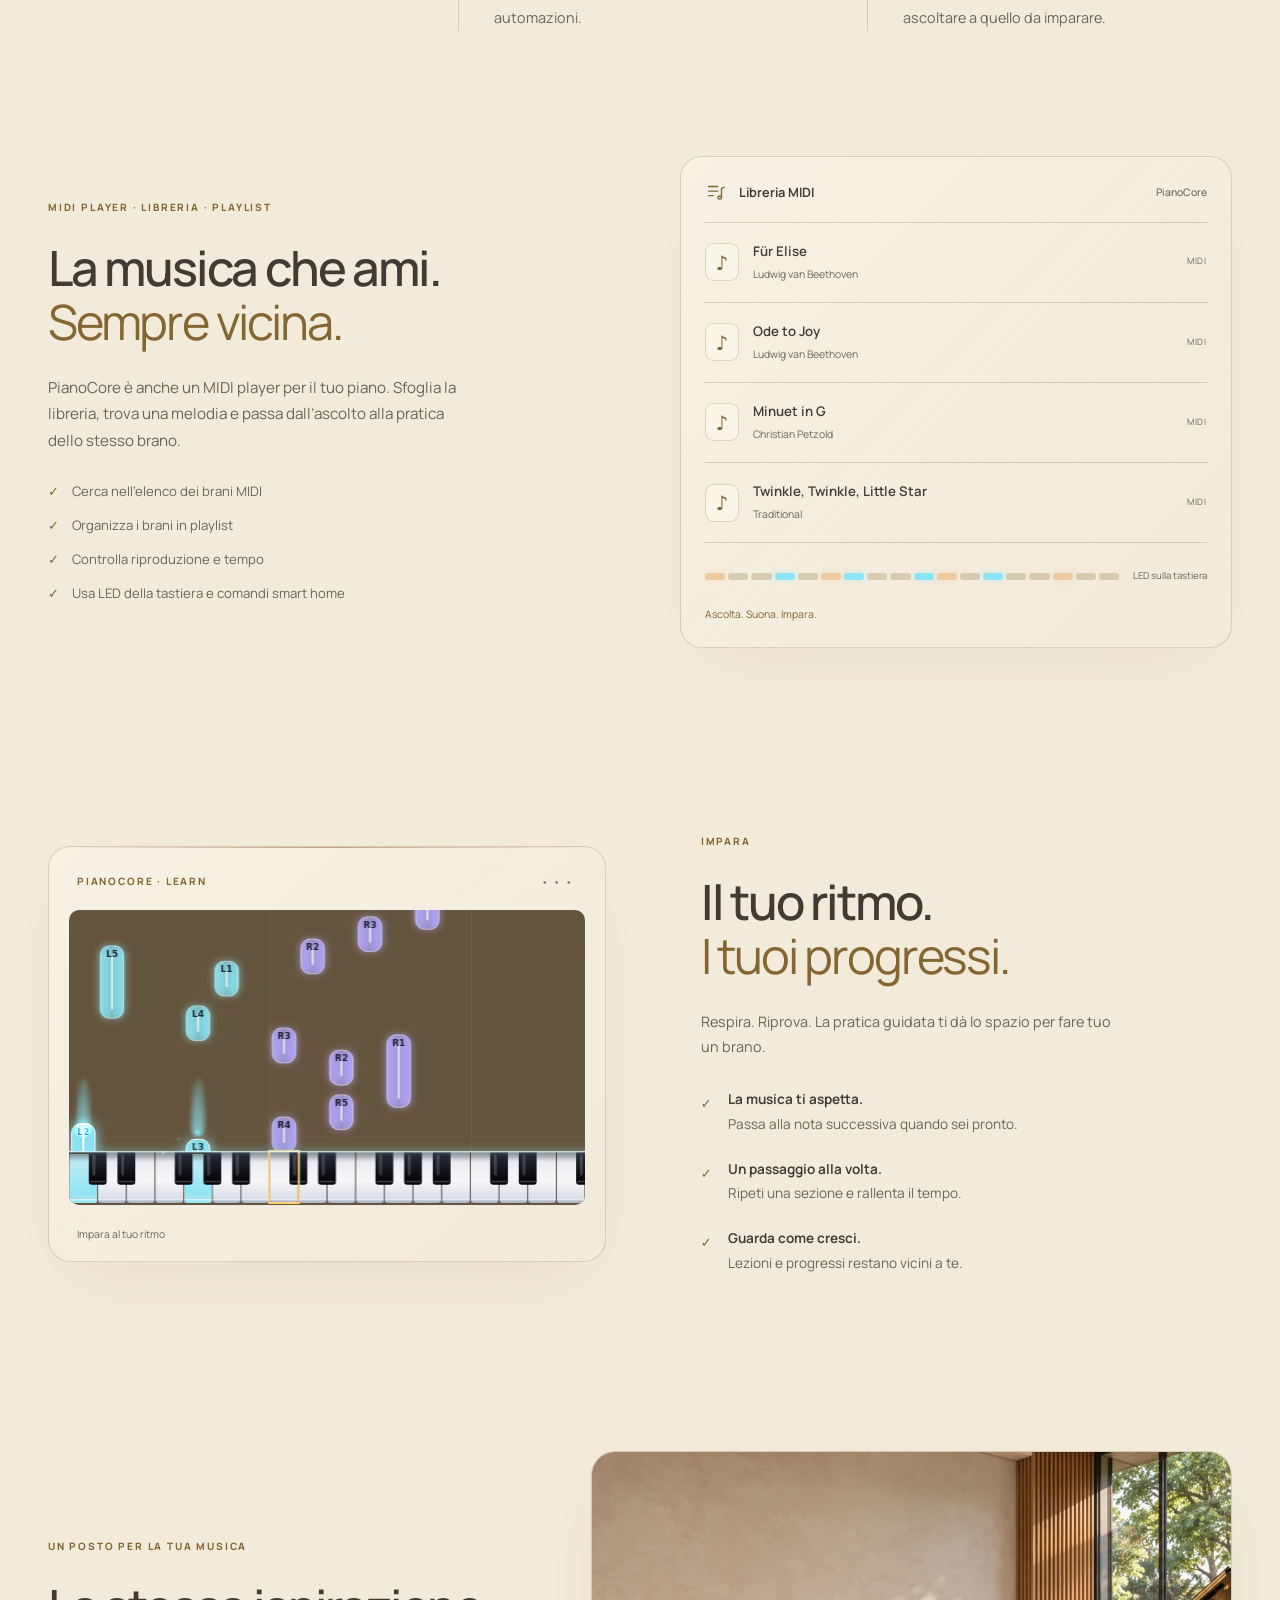
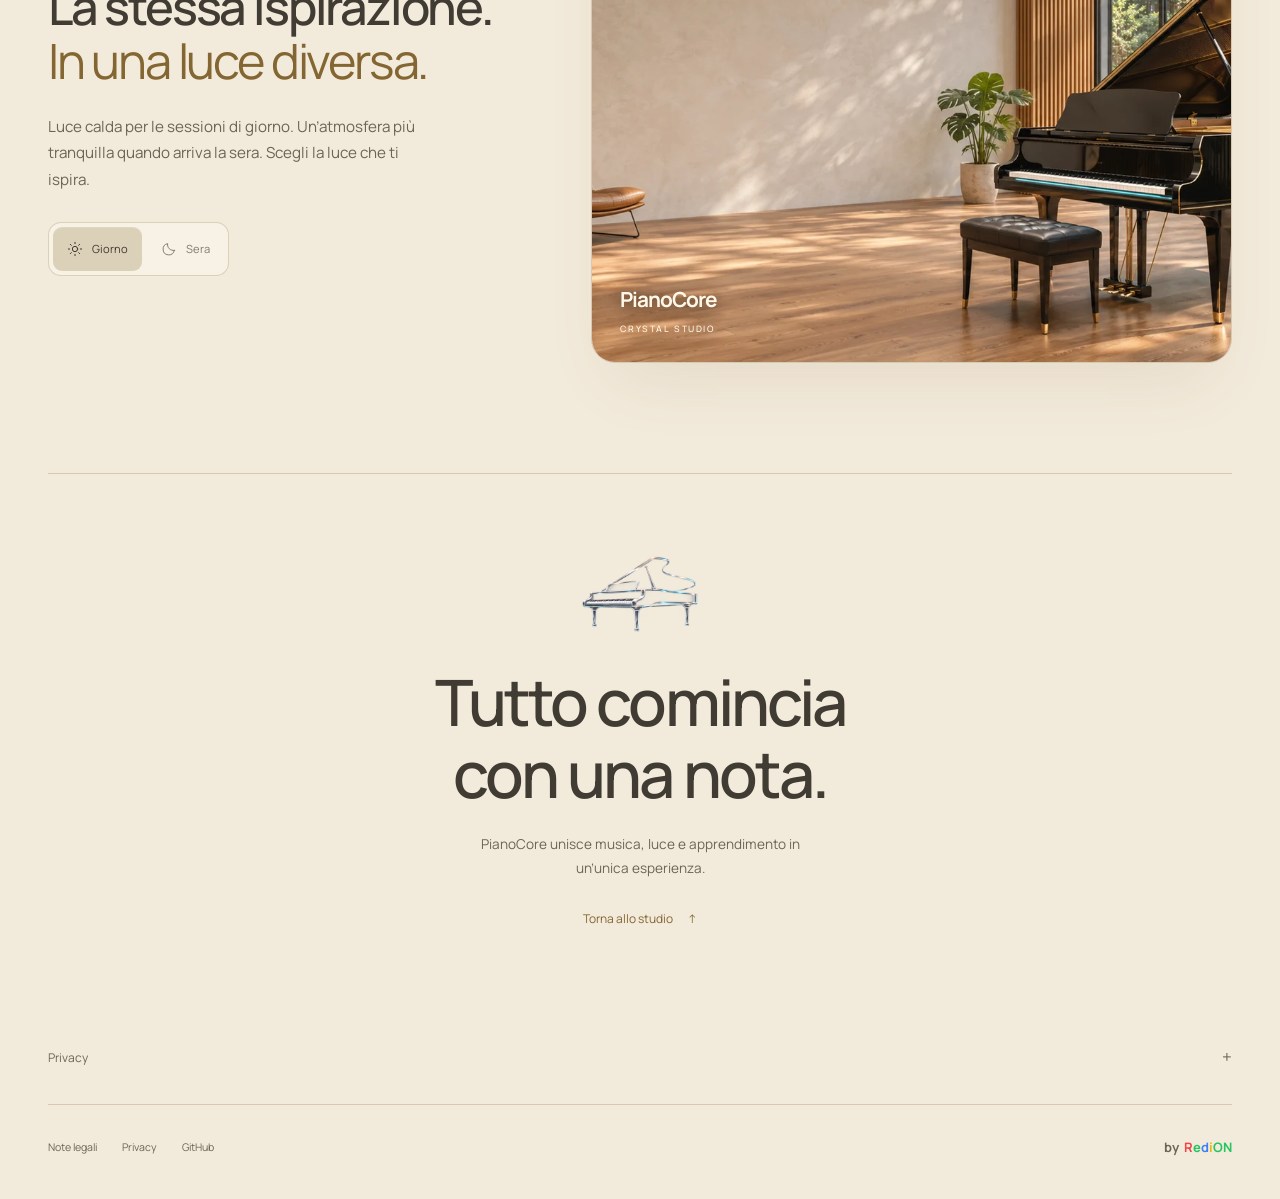
<file: src/piano_core/web/static/about/it.html>
<!doctype html>
<html lang="it"><head><meta charset="utf-8"><meta name="viewport" content="width=device-width, initial-scale=1"><meta name="color-scheme" content="light dark"><meta name="theme-color" content="#244b49"><title>PianoCore · Crystal Studio</title><meta name="description" content="Il tuo piano, in uno studio che ispira. Scopri nuovi brani, segui le note e ritrova il piacere di suonare — al tuo ritmo."><link rel="canonical" href="https://www.redioncekrezi.de/app-sites/pianocore/it.html"><meta property="og:title" content="PianoCore · Crystal Studio"><meta property="og:description" content="Il tuo piano, in uno studio che ispira. Scopri nuovi brani, segui le note e ritrova il piacere di suonare — al tuo ritmo."><link rel="alternate" hreflang="sq" href="./sq.html"><link rel="alternate" hreflang="en" href="./en.html"><link rel="alternate" hreflang="de" href="./de.html"><link rel="alternate" hreflang="it" href="./it.html"><link rel="icon" href="./assets/favicon.png"><link rel="stylesheet" href="./site.css"><script type="module" src="./site.js"></script></head>
<body><header class="site-header wrap"><div class="brand-group"><a class="native-back" href="/ui/#/home" aria-label="Torna a PianoCore" hidden>←</a><a class="brand" href="#home" aria-label="PianoCore"><img src="./assets/logo.png" alt="" width="360" height="238"><span>PianoCore</span></a></div><div class="header-right"><nav class="section-nav" aria-label="PianoCore"><a href="#studio">Musica</a><a href="#learn">Impara</a><a href="#midi-library">MIDI</a></nav><div class="preferences"><details class="language-menu"><summary aria-label="Lingua">IT<span aria-hidden="true">⌄</span></summary><nav aria-label="Lingua"><a href="./sq.html" lang="sq" hreflang="sq">Shqip</a><a href="./en.html" lang="en" hreflang="en">English</a><a href="./de.html" lang="de" hreflang="de">Deutsch</a><a href="./it.html" lang="it" hreflang="it" aria-current="page">Italiano</a></nav></details><details class="theme-menu"><summary aria-label="Aspetto"><span data-theme-icon><svg viewBox="0 0 24 24" fill="none" stroke="currentColor" stroke-width="1.5" stroke-linecap="round" stroke-linejoin="round" aria-hidden="true"><path d="M12 3a9 9 0 1 0 0 18z"/><circle cx="12" cy="12" r="9"/></svg></span></summary><div role="group" aria-label="Aspetto"><button type="button" data-theme="auto" aria-label="Aspetto automatico" title="Aspetto automatico" aria-pressed="false"><svg viewBox="0 0 24 24" fill="none" stroke="currentColor" stroke-width="1.5" stroke-linecap="round" stroke-linejoin="round" aria-hidden="true"><path d="M12 3a9 9 0 1 0 0 18z"/><circle cx="12" cy="12" r="9"/></svg></button><button type="button" data-theme="light" aria-label="Aspetto chiaro" title="Aspetto chiaro" aria-pressed="false"><svg viewBox="0 0 24 24" fill="none" stroke="currentColor" stroke-width="1.5" stroke-linecap="round" stroke-linejoin="round" aria-hidden="true"><circle cx="12" cy="12" r="4"/><path d="M12 2v2m0 16v2M2 12h2m16 0h2M5 5l1.5 1.5m11 11L19 19M5 19l1.5-1.5m11-11L19 5"/></svg></button><button type="button" data-theme="dark" aria-label="Aspetto scuro" title="Aspetto scuro" aria-pressed="false"><svg viewBox="0 0 24 24" fill="none" stroke="currentColor" stroke-width="1.5" stroke-linecap="round" stroke-linejoin="round" aria-hidden="true"><path d="M20 14A8.5 8.5 0 0 1 10 4a8.5 8.5 0 1 0 10 10Z"/></svg></button></div></details></div></div></header>
<main><div class="hero-scene"><section class="hero wrap" id="home"><div class="hero-copy"><p class="eyebrow">PianoCore · Crystal Studio</p><h1>Guarda la musica.<br><em>Senti ogni nota.</em></h1><p class="intro">Il tuo piano, in uno studio che ispira. Scopri nuovi brani, segui le note e ritrova il piacere di suonare — al tuo ritmo.</p><div class="actions"><a class="button primary" href="#studio">Scopri lo studio<span aria-hidden="true">↗</span></a><a class="text-link" href="#learn">Impara al tuo ritmo<span aria-hidden="true">↓</span></a></div><p class="hero-motto"><span>Ascolta.</span><span>Suona.</span><span>Cresci.</span></p></div>
<figure class="hero-art"><div class="stage-shell"><div class="stage-heading"><span class="stage-brand"><img src="./assets/logo.png" alt="" width="360" height="238">PianoCore</span><div class="stage-choices" role="group" aria-label="Crystal Stage"><button data-stage-mode="music" aria-pressed="true" title="Guarda le note"><svg viewBox="0 0 24 24" fill="none" stroke="currentColor" stroke-width="1.5" stroke-linecap="round" stroke-linejoin="round" aria-hidden="true"><path d="M6 3v5m6-3v6m6-8v5M3 16h18M3 21h18M6 16v5m4-5v5m4-5v5m4-5v5"/></svg></button><button data-stage-mode="practice" aria-pressed="false" title="Guarda la pratica guidata"><svg viewBox="0 0 24 24" fill="none" stroke="currentColor" stroke-width="1.5" stroke-linecap="round" stroke-linejoin="round" aria-hidden="true"><path d="M9 18V5l11-2v13M9 9l11-2"/><ellipse cx="6" cy="18" rx="3" ry="2"/><ellipse cx="17" cy="16" rx="3" ry="2"/></svg></button></div></div><div class="stage-viewport"><canvas id="crystal-stage" role="img" aria-label="Illustrazione con il visualizzatore Crystal Stage di PianoCore"></canvas><noscript><img src="./assets/app-preview.webp" alt="PianoCore Crystal Studio" width="1280" height="720"></noscript></div><div class="stage-footer"><span><i aria-hidden="true"></i>Crystal Stage</span><button class="motion-toggle" aria-label="Pausa movimento" data-pause="Pausa movimento" data-resume="Riprendi movimento" aria-pressed="false"><span aria-hidden="true">Ⅱ</span></button></div></div><figcaption><span class="caption-line" aria-hidden="true"></span>La musica prende vita.</figcaption></figure></section>
</div><section class="studio-section wrap" id="studio"><div class="section-heading"><p class="eyebrow">Un nuovo modo di vivere la musica</p><h2>Uno studio. Il tuo modo di suonare.</h2><p>Dalla canzone che ami ascoltare al brano che vuoi fare tuo. Ogni cosa trova il suo posto.</p></div><div class="features"><article><span class="feature-icon"><svg viewBox="0 0 24 24" fill="none" stroke="currentColor" stroke-width="1.5" stroke-linecap="round" stroke-linejoin="round" aria-hidden="true"><path d="M9 18V5l11-2v13M9 9l11-2"/><ellipse cx="6" cy="18" rx="3" ry="2"/><ellipse cx="17" cy="16" rx="3" ry="2"/></svg></span><h3>Il tuo piano. Anche un MIDI player.</h3><p>Scegli un brano MIDI e ascoltalo sul tuo piano digitale. Avvia, ferma o cambia il tempo da telefono, tablet o computer.</p></article><article><span class="feature-icon"><svg viewBox="0 0 24 24" fill="none" stroke="currentColor" stroke-width="1.5" stroke-linecap="round" stroke-linejoin="round" aria-hidden="true"><path d="M6 3v5m6-3v6m6-8v5M3 16h18M3 21h18M6 16v5m4-5v5m4-5v5m4-5v5"/></svg></span><h3>Ogni nota, più chiara.</h3><p>Le note scivolano verso la tastiera di cristallo. Luce e colore ti aiutano a seguire la musica con gli occhi.</p></article><article><span class="feature-icon"><svg viewBox="0 0 24 24" fill="none" stroke="currentColor" stroke-width="1.5" stroke-linecap="round" stroke-linejoin="round" aria-hidden="true"><path d="M3 8h18M3 12h18M3 16h18M8 4v16M16 4v16"/></svg></span><h3>Spazio per concentrarti.</h3><p>Spartito, note cadenti o entrambi. Scegli la vista che ti avvicina alla musica.</p></article><article data-capability="led"><span class="feature-icon"><svg viewBox="0 0 24 24" fill="none" stroke="currentColor" stroke-width="1.5" stroke-linecap="round" stroke-linejoin="round" aria-hidden="true"><path d="M3 10h18v11H3zM7 10v6m5-6v6m5-6v6M7 3v2m5-2v2m5-2v2"/><path d="M3 7h18"/></svg></span><h3>La luce indica i tasti.</h3><p>I LED sopra la tastiera seguono la musica e indicano quali tasti suonare durante la pratica.</p></article><article data-capability="smart-home"><span class="feature-icon"><svg viewBox="0 0 24 24" fill="none" stroke="currentColor" stroke-width="1.5" stroke-linecap="round" stroke-linejoin="round" aria-hidden="true"><path d="m3 11 9-8 9 8M5 10v11h14V10M9 21v-7h6v7"/><path d="M10 8a3 3 0 0 1 4 0"/></svg></span><h3>Parte della tua smart home.</h3><p>Controlla la musica dalla tua casa intelligente. Collega il piano alle tue scene e automazioni.</p></article><article data-capability="midi-library"><span class="feature-icon"><svg viewBox="0 0 24 24" fill="none" stroke="currentColor" stroke-width="1.5" stroke-linecap="round" stroke-linejoin="round" aria-hidden="true"><path d="M4 6h10M4 11h10M4 16h5M18 18V8l3-1"/><ellipse cx="16" cy="18" rx="2" ry="1.7"/></svg></span><h3>La tua libreria MIDI.</h3><p>Un elenco chiaro di brani, ricerca rapida e playlist per ogni momento. Dal brano da ascoltare a quello da imparare.</p></article></div></section>
<section class="library-section wrap" id="midi-library"><div class="library-copy"><p class="eyebrow">MIDI player · Libreria · Playlist</p><h2>La musica che ami.<br><em>Sempre vicina.</em></h2><p>PianoCore è anche un MIDI player per il tuo piano. Sfoglia la libreria, trova una melodia e passa dall’ascolto alla pratica dello stesso brano.</p><ul><li><span aria-hidden="true">✓</span>Cerca nell’elenco dei brani MIDI</li><li><span aria-hidden="true">✓</span>Organizza i brani in playlist</li><li><span aria-hidden="true">✓</span>Controlla riproduzione e tempo</li><li><span aria-hidden="true">✓</span>Usa LED della tastiera e comandi smart home</li></ul></div><figure class="library-preview"><div class="library-preview-heading"><span><svg viewBox="0 0 24 24" fill="none" stroke="currentColor" stroke-width="1.5" stroke-linecap="round" stroke-linejoin="round" aria-hidden="true"><path d="M4 6h10M4 11h10M4 16h5M18 18V8l3-1"/><ellipse cx="16" cy="18" rx="2" ry="1.7"/></svg>Libreria MIDI</span><span class="library-brand">PianoCore</span></div><ul class="midi-list" aria-label="Brani nella libreria MIDI"><li><span class="song-mark" aria-hidden="true">♪</span><span class="song-copy"><strong>Für Elise</strong><small>Ludwig van Beethoven</small></span><span class="midi-tag">MIDI</span></li><li><span class="song-mark" aria-hidden="true">♪</span><span class="song-copy"><strong>Ode to Joy</strong><small>Ludwig van Beethoven</small></span><span class="midi-tag">MIDI</span></li><li><span class="song-mark" aria-hidden="true">♪</span><span class="song-copy"><strong>Minuet in G</strong><small>Christian Petzold</small></span><span class="midi-tag">MIDI</span></li><li><span class="song-mark" aria-hidden="true">♪</span><span class="song-copy"><strong>Twinkle, Twinkle, Little Star</strong><small>Traditional</small></span><span class="midi-tag">MIDI</span></li></ul><div class="keyboard-light-caption"><span class="keyboard-light-strip" aria-hidden="true"><i></i><i></i><i></i><i></i><i></i><i></i><i></i><i></i><i></i><i></i><i></i><i></i><i></i><i></i><i></i><i></i><i></i><i></i></span><span>LED sulla tastiera</span></div><figcaption>Ascolta. Suona. Impara.</figcaption></figure></section>
<section class="learn-section wrap" id="learn"><figure class="practice-art"><div class="practice-heading"><span class="eyebrow">PianoCore · Learn</span><span class="practice-dots" aria-hidden="true">•••</span></div><canvas id="practice-stage" role="img" aria-label="Pratica guidata · tastiera e note illuminate"></canvas><figcaption>Impara al tuo ritmo</figcaption></figure><div class="learn-copy"><p class="eyebrow">Impara</p><h2>Il tuo ritmo.<br><em>I tuoi progressi.</em></h2><p class="section-intro">Respira. Riprova. La pratica guidata ti dà lo spazio per fare tuo un brano.</p><ul><li><span class="check" aria-hidden="true">✓</span><div><h3>La musica ti aspetta.</h3><p>Passa alla nota successiva quando sei pronto.</p></div></li><li><span class="check" aria-hidden="true">✓</span><div><h3>Un passaggio alla volta.</h3><p>Ripeti una sezione e rallenta il tempo.</p></div></li><li><span class="check" aria-hidden="true">✓</span><div><h3>Guarda come cresci.</h3><p>Lezioni e progressi restano vicini a te.</p></div></li></ul></div></section>
<section class="scene-section wrap" id="atmosphere"><div class="scene-copy"><p class="eyebrow">Un posto per la tua musica</p><h2>La stessa ispirazione.<br><em>In una luce diversa.</em></h2><p>Luce calda per le sessioni di giorno. Un’atmosfera più tranquilla quando arriva la sera. Scegli la luce che ti ispira.</p><div class="scene-switch" role="group" aria-label="Aspetto"><button data-scene-theme="light" aria-pressed="false"><svg viewBox="0 0 24 24" fill="none" stroke="currentColor" stroke-width="1.5" stroke-linecap="round" stroke-linejoin="round" aria-hidden="true"><circle cx="12" cy="12" r="4"/><path d="M12 2v2m0 16v2M2 12h2m16 0h2M5 5l1.5 1.5m11 11L19 19M5 19l1.5-1.5m11-11L19 5"/></svg>Giorno</button><button data-scene-theme="dark" aria-pressed="false"><svg viewBox="0 0 24 24" fill="none" stroke="currentColor" stroke-width="1.5" stroke-linecap="round" stroke-linejoin="round" aria-hidden="true"><path d="M20 14A8.5 8.5 0 0 1 10 4a8.5 8.5 0 1 0 10 10Z"/></svg>Sera</button></div></div><figure class="studio-photo"><picture><source media="(max-width: 600px)" srcset="./assets/studio-day-tall.webp"><img class="photo-day" src="./assets/studio-day-wide.webp" alt="PianoCore · Giorno" width="1280" height="720" loading="lazy"></picture><picture><source media="(max-width: 600px)" srcset="./assets/studio-night-tall.webp"><img class="photo-night" src="./assets/studio-night-wide.webp" alt="PianoCore · Sera" width="1280" height="720" loading="lazy"></picture><span class="photo-wordmark">PianoCore<span>Crystal Studio</span></span></figure></section>
<section class="closing wrap"><img src="./assets/logo.png" alt="" width="360" height="238" loading="lazy"><h2>Tutto comincia<br>con una nota.</h2><p>PianoCore unisce musica, luce e apprendimento in un’unica esperienza.</p><a class="text-link" href="#home">Torna allo studio<span aria-hidden="true">↑</span></a></section><details class="privacy wrap" id="privacy"><summary>Privacy</summary><p>Questo sito presenta PianoCore. Solo la preferenza dell’aspetto viene salvata in questo browser. L’illustrazione musicale è senza audio.</p></details></main>
<footer class="wrap"><nav aria-label="Legal"><a href="https://www.redioncekrezi.de/it/impressum">Note legali</a><a href="#privacy">Privacy</a><a href="https://github.com/IamRedi/pianocore">GitHub</a></nav><a class="author" href="https://www.redioncekrezi.de/it" aria-label="by RediON"><span class="by">by </span><span class="r">R</span><span class="e">e</span><span class="d">d</span><span class="i">i</span><span class="on">ON</span></a></footer></body></html>
</file>
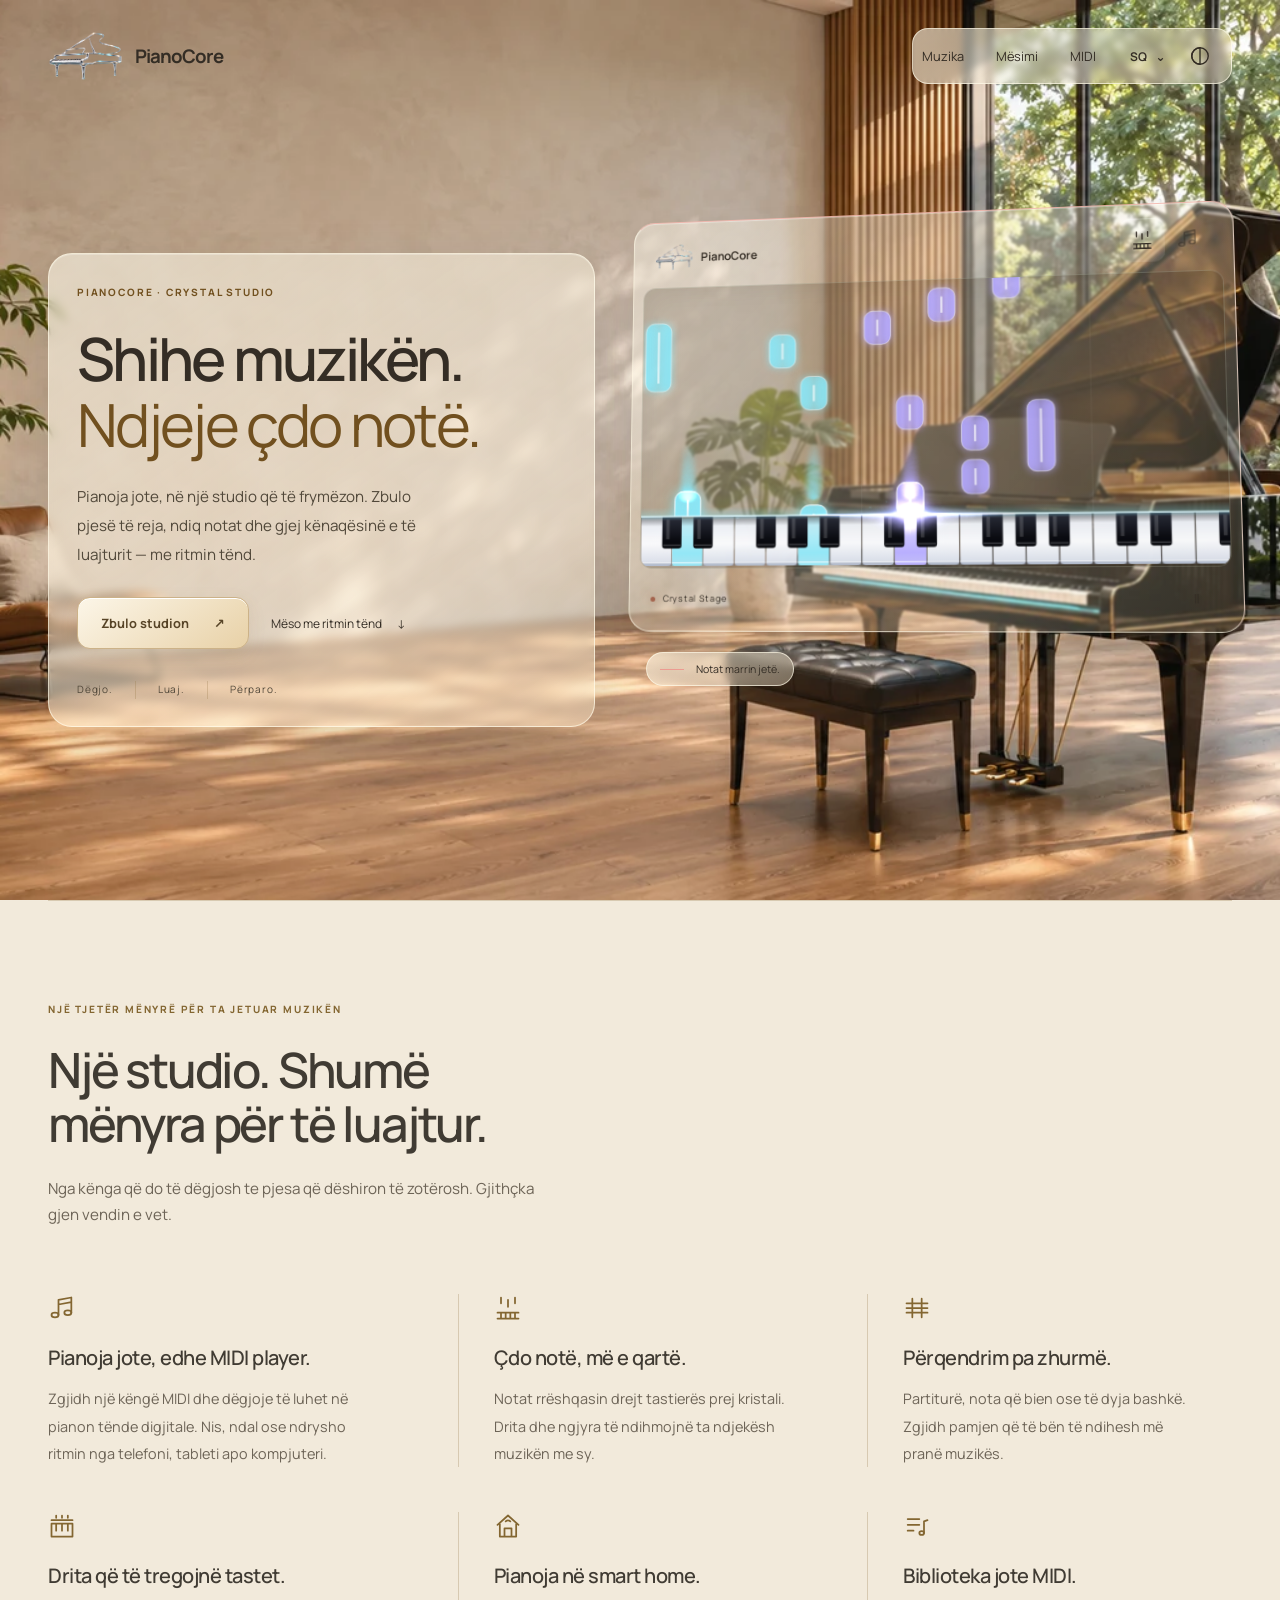
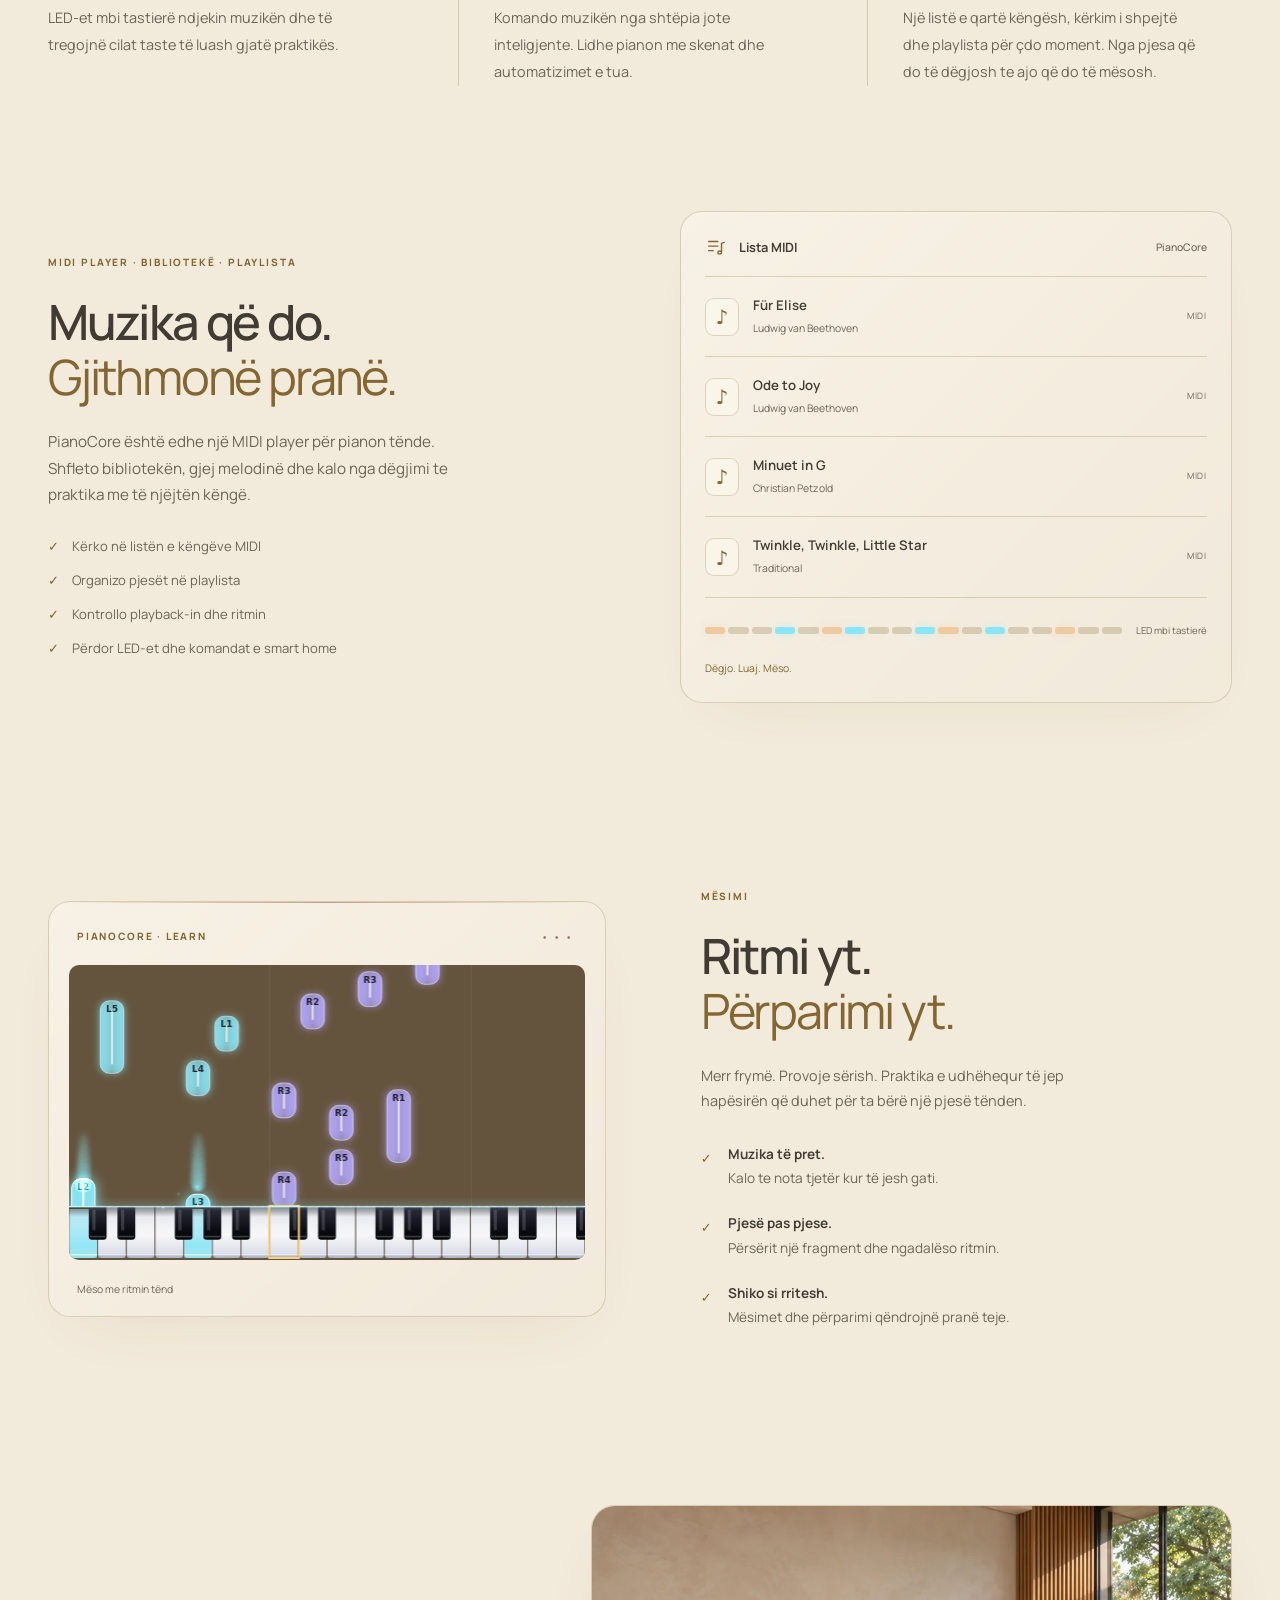
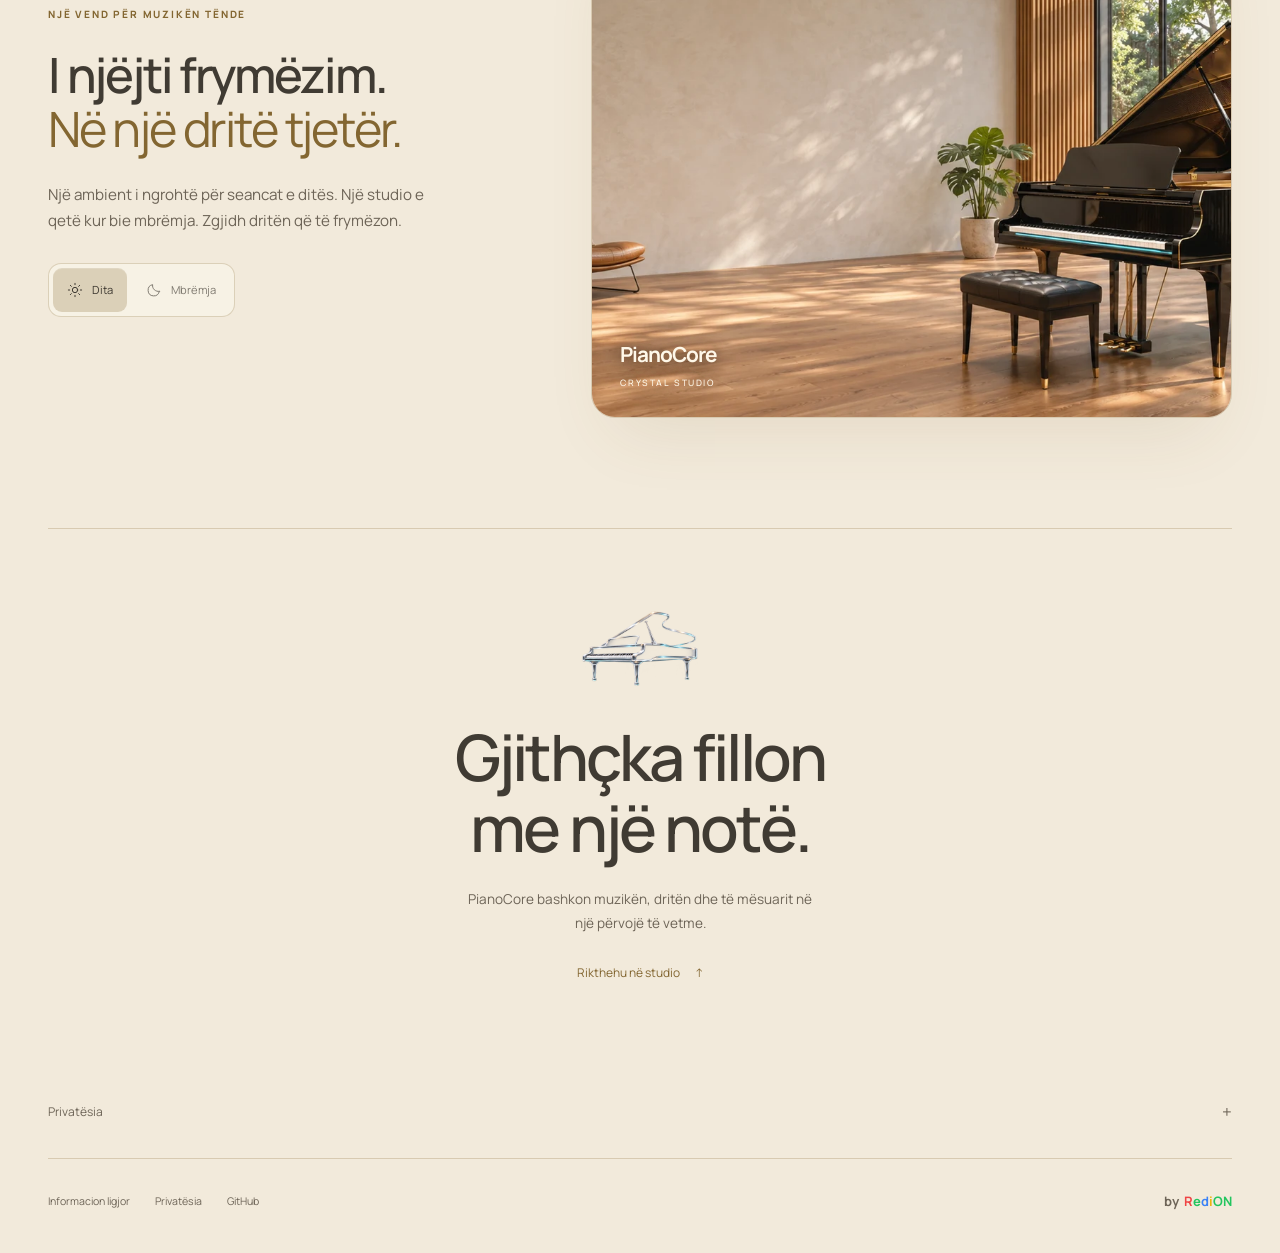
<file: src/piano_core/web/static/about/sq.html>
<!doctype html>
<html lang="sq"><head><meta charset="utf-8"><meta name="viewport" content="width=device-width, initial-scale=1"><meta name="color-scheme" content="light dark"><meta name="theme-color" content="#244b49"><title>PianoCore · Crystal Studio</title><meta name="description" content="Pianoja jote, në një studio që të frymëzon. Zbulo pjesë të reja, ndiq notat dhe gjej kënaqësinë e të luajturit — me ritmin tënd."><link rel="canonical" href="https://www.redioncekrezi.de/app-sites/pianocore/sq.html"><meta property="og:title" content="PianoCore · Crystal Studio"><meta property="og:description" content="Pianoja jote, në një studio që të frymëzon. Zbulo pjesë të reja, ndiq notat dhe gjej kënaqësinë e të luajturit — me ritmin tënd."><link rel="alternate" hreflang="sq" href="./sq.html"><link rel="alternate" hreflang="en" href="./en.html"><link rel="alternate" hreflang="de" href="./de.html"><link rel="alternate" hreflang="it" href="./it.html"><link rel="icon" href="./assets/favicon.png"><link rel="stylesheet" href="./site.css"><script type="module" src="./site.js"></script></head>
<body><header class="site-header wrap"><div class="brand-group"><a class="native-back" href="/ui/#/home" aria-label="Kthehu te PianoCore" hidden>←</a><a class="brand" href="#home" aria-label="PianoCore"><img src="./assets/logo.png" alt="" width="360" height="238"><span>PianoCore</span></a></div><div class="header-right"><nav class="section-nav" aria-label="PianoCore"><a href="#studio">Muzika</a><a href="#learn">Mësimi</a><a href="#midi-library">MIDI</a></nav><div class="preferences"><details class="language-menu"><summary aria-label="Gjuha">SQ<span aria-hidden="true">⌄</span></summary><nav aria-label="Gjuha"><a href="./sq.html" lang="sq" hreflang="sq" aria-current="page">Shqip</a><a href="./en.html" lang="en" hreflang="en">English</a><a href="./de.html" lang="de" hreflang="de">Deutsch</a><a href="./it.html" lang="it" hreflang="it">Italiano</a></nav></details><details class="theme-menu"><summary aria-label="Pamja"><span data-theme-icon><svg viewBox="0 0 24 24" fill="none" stroke="currentColor" stroke-width="1.5" stroke-linecap="round" stroke-linejoin="round" aria-hidden="true"><path d="M12 3a9 9 0 1 0 0 18z"/><circle cx="12" cy="12" r="9"/></svg></span></summary><div role="group" aria-label="Pamja"><button type="button" data-theme="auto" aria-label="Pamje automatike" title="Pamje automatike" aria-pressed="false"><svg viewBox="0 0 24 24" fill="none" stroke="currentColor" stroke-width="1.5" stroke-linecap="round" stroke-linejoin="round" aria-hidden="true"><path d="M12 3a9 9 0 1 0 0 18z"/><circle cx="12" cy="12" r="9"/></svg></button><button type="button" data-theme="light" aria-label="Pamje e çelët" title="Pamje e çelët" aria-pressed="false"><svg viewBox="0 0 24 24" fill="none" stroke="currentColor" stroke-width="1.5" stroke-linecap="round" stroke-linejoin="round" aria-hidden="true"><circle cx="12" cy="12" r="4"/><path d="M12 2v2m0 16v2M2 12h2m16 0h2M5 5l1.5 1.5m11 11L19 19M5 19l1.5-1.5m11-11L19 5"/></svg></button><button type="button" data-theme="dark" aria-label="Pamje e errët" title="Pamje e errët" aria-pressed="false"><svg viewBox="0 0 24 24" fill="none" stroke="currentColor" stroke-width="1.5" stroke-linecap="round" stroke-linejoin="round" aria-hidden="true"><path d="M20 14A8.5 8.5 0 0 1 10 4a8.5 8.5 0 1 0 10 10Z"/></svg></button></div></details></div></div></header>
<main><div class="hero-scene"><section class="hero wrap" id="home"><div class="hero-copy"><p class="eyebrow">PianoCore · Crystal Studio</p><h1>Shihe muzikën.<br><em>Ndjeje çdo notë.</em></h1><p class="intro">Pianoja jote, në një studio që të frymëzon. Zbulo pjesë të reja, ndiq notat dhe gjej kënaqësinë e të luajturit — me ritmin tënd.</p><div class="actions"><a class="button primary" href="#studio">Zbulo studion<span aria-hidden="true">↗</span></a><a class="text-link" href="#learn">Mëso me ritmin tënd<span aria-hidden="true">↓</span></a></div><p class="hero-motto"><span>Dëgjo.</span><span>Luaj.</span><span>Përparo.</span></p></div>
<figure class="hero-art"><div class="stage-shell"><div class="stage-heading"><span class="stage-brand"><img src="./assets/logo.png" alt="" width="360" height="238">PianoCore</span><div class="stage-choices" role="group" aria-label="Crystal Stage"><button data-stage-mode="music" aria-pressed="true" title="Shiko notat"><svg viewBox="0 0 24 24" fill="none" stroke="currentColor" stroke-width="1.5" stroke-linecap="round" stroke-linejoin="round" aria-hidden="true"><path d="M6 3v5m6-3v6m6-8v5M3 16h18M3 21h18M6 16v5m4-5v5m4-5v5m4-5v5"/></svg></button><button data-stage-mode="practice" aria-pressed="false" title="Shiko praktikën"><svg viewBox="0 0 24 24" fill="none" stroke="currentColor" stroke-width="1.5" stroke-linecap="round" stroke-linejoin="round" aria-hidden="true"><path d="M9 18V5l11-2v13M9 9l11-2"/><ellipse cx="6" cy="18" rx="3" ry="2"/><ellipse cx="17" cy="16" rx="3" ry="2"/></svg></button></div></div><div class="stage-viewport"><canvas id="crystal-stage" role="img" aria-label="Ilustrim me vizualizuesin Crystal Stage të PianoCore"></canvas><noscript><img src="./assets/app-preview.webp" alt="PianoCore Crystal Studio" width="1280" height="720"></noscript></div><div class="stage-footer"><span><i aria-hidden="true"></i>Crystal Stage</span><button class="motion-toggle" aria-label="Ndalo lëvizjen" data-pause="Ndalo lëvizjen" data-resume="Vazhdo lëvizjen" aria-pressed="false"><span aria-hidden="true">Ⅱ</span></button></div></div><figcaption><span class="caption-line" aria-hidden="true"></span>Notat marrin jetë.</figcaption></figure></section>
</div><section class="studio-section wrap" id="studio"><div class="section-heading"><p class="eyebrow">Një tjetër mënyrë për ta jetuar muzikën</p><h2>Një studio. Shumë mënyra për të luajtur.</h2><p>Nga kënga që do të dëgjosh te pjesa që dëshiron të zotërosh. Gjithçka gjen vendin e vet.</p></div><div class="features"><article><span class="feature-icon"><svg viewBox="0 0 24 24" fill="none" stroke="currentColor" stroke-width="1.5" stroke-linecap="round" stroke-linejoin="round" aria-hidden="true"><path d="M9 18V5l11-2v13M9 9l11-2"/><ellipse cx="6" cy="18" rx="3" ry="2"/><ellipse cx="17" cy="16" rx="3" ry="2"/></svg></span><h3>Pianoja jote, edhe MIDI player.</h3><p>Zgjidh një këngë MIDI dhe dëgjoje të luhet në pianon tënde digjitale. Nis, ndal ose ndrysho ritmin nga telefoni, tableti apo kompjuteri.</p></article><article><span class="feature-icon"><svg viewBox="0 0 24 24" fill="none" stroke="currentColor" stroke-width="1.5" stroke-linecap="round" stroke-linejoin="round" aria-hidden="true"><path d="M6 3v5m6-3v6m6-8v5M3 16h18M3 21h18M6 16v5m4-5v5m4-5v5m4-5v5"/></svg></span><h3>Çdo notë, më e qartë.</h3><p>Notat rrëshqasin drejt tastierës prej kristali. Drita dhe ngjyra të ndihmojnë ta ndjekësh muzikën me sy.</p></article><article><span class="feature-icon"><svg viewBox="0 0 24 24" fill="none" stroke="currentColor" stroke-width="1.5" stroke-linecap="round" stroke-linejoin="round" aria-hidden="true"><path d="M3 8h18M3 12h18M3 16h18M8 4v16M16 4v16"/></svg></span><h3>Përqendrim pa zhurmë.</h3><p>Partiturë, nota që bien ose të dyja bashkë. Zgjidh pamjen që të bën të ndihesh më pranë muzikës.</p></article><article data-capability="led"><span class="feature-icon"><svg viewBox="0 0 24 24" fill="none" stroke="currentColor" stroke-width="1.5" stroke-linecap="round" stroke-linejoin="round" aria-hidden="true"><path d="M3 10h18v11H3zM7 10v6m5-6v6m5-6v6M7 3v2m5-2v2m5-2v2"/><path d="M3 7h18"/></svg></span><h3>Drita që të tregojnë tastet.</h3><p>LED-et mbi tastierë ndjekin muzikën dhe të tregojnë cilat taste të luash gjatë praktikës.</p></article><article data-capability="smart-home"><span class="feature-icon"><svg viewBox="0 0 24 24" fill="none" stroke="currentColor" stroke-width="1.5" stroke-linecap="round" stroke-linejoin="round" aria-hidden="true"><path d="m3 11 9-8 9 8M5 10v11h14V10M9 21v-7h6v7"/><path d="M10 8a3 3 0 0 1 4 0"/></svg></span><h3>Pianoja në smart home.</h3><p>Komando muzikën nga shtëpia jote inteligjente. Lidhe pianon me skenat dhe automatizimet e tua.</p></article><article data-capability="midi-library"><span class="feature-icon"><svg viewBox="0 0 24 24" fill="none" stroke="currentColor" stroke-width="1.5" stroke-linecap="round" stroke-linejoin="round" aria-hidden="true"><path d="M4 6h10M4 11h10M4 16h5M18 18V8l3-1"/><ellipse cx="16" cy="18" rx="2" ry="1.7"/></svg></span><h3>Biblioteka jote MIDI.</h3><p>Një listë e qartë këngësh, kërkim i shpejtë dhe playlista për çdo moment. Nga pjesa që do të dëgjosh te ajo që do të mësosh.</p></article></div></section>
<section class="library-section wrap" id="midi-library"><div class="library-copy"><p class="eyebrow">MIDI player · Bibliotekë · Playlista</p><h2>Muzika që do.<br><em>Gjithmonë pranë.</em></h2><p>PianoCore është edhe një MIDI player për pianon tënde. Shfleto bibliotekën, gjej melodinë dhe kalo nga dëgjimi te praktika me të njëjtën këngë.</p><ul><li><span aria-hidden="true">✓</span>Kërko në listën e këngëve MIDI</li><li><span aria-hidden="true">✓</span>Organizo pjesët në playlista</li><li><span aria-hidden="true">✓</span>Kontrollo playback-in dhe ritmin</li><li><span aria-hidden="true">✓</span>Përdor LED-et dhe komandat e smart home</li></ul></div><figure class="library-preview"><div class="library-preview-heading"><span><svg viewBox="0 0 24 24" fill="none" stroke="currentColor" stroke-width="1.5" stroke-linecap="round" stroke-linejoin="round" aria-hidden="true"><path d="M4 6h10M4 11h10M4 16h5M18 18V8l3-1"/><ellipse cx="16" cy="18" rx="2" ry="1.7"/></svg>Lista MIDI</span><span class="library-brand">PianoCore</span></div><ul class="midi-list" aria-label="Pjesë në bibliotekën MIDI"><li><span class="song-mark" aria-hidden="true">♪</span><span class="song-copy"><strong>Für Elise</strong><small>Ludwig van Beethoven</small></span><span class="midi-tag">MIDI</span></li><li><span class="song-mark" aria-hidden="true">♪</span><span class="song-copy"><strong>Ode to Joy</strong><small>Ludwig van Beethoven</small></span><span class="midi-tag">MIDI</span></li><li><span class="song-mark" aria-hidden="true">♪</span><span class="song-copy"><strong>Minuet in G</strong><small>Christian Petzold</small></span><span class="midi-tag">MIDI</span></li><li><span class="song-mark" aria-hidden="true">♪</span><span class="song-copy"><strong>Twinkle, Twinkle, Little Star</strong><small>Traditional</small></span><span class="midi-tag">MIDI</span></li></ul><div class="keyboard-light-caption"><span class="keyboard-light-strip" aria-hidden="true"><i></i><i></i><i></i><i></i><i></i><i></i><i></i><i></i><i></i><i></i><i></i><i></i><i></i><i></i><i></i><i></i><i></i><i></i></span><span>LED mbi tastierë</span></div><figcaption>Dëgjo. Luaj. Mëso.</figcaption></figure></section>
<section class="learn-section wrap" id="learn"><figure class="practice-art"><div class="practice-heading"><span class="eyebrow">PianoCore · Learn</span><span class="practice-dots" aria-hidden="true">•••</span></div><canvas id="practice-stage" role="img" aria-label="Praktikë e udhëhequr · tastierë dhe nota të ndriçuara"></canvas><figcaption>Mëso me ritmin tënd</figcaption></figure><div class="learn-copy"><p class="eyebrow">Mësimi</p><h2>Ritmi yt.<br><em>Përparimi yt.</em></h2><p class="section-intro">Merr frymë. Provoje sërish. Praktika e udhëhequr të jep hapësirën që duhet për ta bërë një pjesë tënden.</p><ul><li><span class="check" aria-hidden="true">✓</span><div><h3>Muzika të pret.</h3><p>Kalo te nota tjetër kur të jesh gati.</p></div></li><li><span class="check" aria-hidden="true">✓</span><div><h3>Pjesë pas pjese.</h3><p>Përsërit një fragment dhe ngadalëso ritmin.</p></div></li><li><span class="check" aria-hidden="true">✓</span><div><h3>Shiko si rritesh.</h3><p>Mësimet dhe përparimi qëndrojnë pranë teje.</p></div></li></ul></div></section>
<section class="scene-section wrap" id="atmosphere"><div class="scene-copy"><p class="eyebrow">Një vend për muzikën tënde</p><h2>I njëjti frymëzim.<br><em>Në një dritë tjetër.</em></h2><p>Një ambient i ngrohtë për seancat e ditës. Një studio e qetë kur bie mbrëmja. Zgjidh dritën që të frymëzon.</p><div class="scene-switch" role="group" aria-label="Pamja"><button data-scene-theme="light" aria-pressed="false"><svg viewBox="0 0 24 24" fill="none" stroke="currentColor" stroke-width="1.5" stroke-linecap="round" stroke-linejoin="round" aria-hidden="true"><circle cx="12" cy="12" r="4"/><path d="M12 2v2m0 16v2M2 12h2m16 0h2M5 5l1.5 1.5m11 11L19 19M5 19l1.5-1.5m11-11L19 5"/></svg>Dita</button><button data-scene-theme="dark" aria-pressed="false"><svg viewBox="0 0 24 24" fill="none" stroke="currentColor" stroke-width="1.5" stroke-linecap="round" stroke-linejoin="round" aria-hidden="true"><path d="M20 14A8.5 8.5 0 0 1 10 4a8.5 8.5 0 1 0 10 10Z"/></svg>Mbrëmja</button></div></div><figure class="studio-photo"><picture><source media="(max-width: 600px)" srcset="./assets/studio-day-tall.webp"><img class="photo-day" src="./assets/studio-day-wide.webp" alt="PianoCore · Dita" width="1280" height="720" loading="lazy"></picture><picture><source media="(max-width: 600px)" srcset="./assets/studio-night-tall.webp"><img class="photo-night" src="./assets/studio-night-wide.webp" alt="PianoCore · Mbrëmja" width="1280" height="720" loading="lazy"></picture><span class="photo-wordmark">PianoCore<span>Crystal Studio</span></span></figure></section>
<section class="closing wrap"><img src="./assets/logo.png" alt="" width="360" height="238" loading="lazy"><h2>Gjithçka fillon<br>me një notë.</h2><p>PianoCore bashkon muzikën, dritën dhe të mësuarit në një përvojë të vetme.</p><a class="text-link" href="#home">Rikthehu në studio<span aria-hidden="true">↑</span></a></section><details class="privacy wrap" id="privacy"><summary>Privatësia</summary><p>Ky website prezanton PianoCore. Zgjedhja e pamjes ruhet vetëm në këtë shfletues. Ilustrimi muzikor luhet pa audio.</p></details></main>
<footer class="wrap"><nav aria-label="Legal"><a href="https://www.redioncekrezi.de/sq/impressum">Informacion ligjor</a><a href="#privacy">Privatësia</a><a href="https://github.com/IamRedi/pianocore">GitHub</a></nav><a class="author" href="https://www.redioncekrezi.de/sq" aria-label="by RediON"><span class="by">by </span><span class="r">R</span><span class="e">e</span><span class="d">d</span><span class="i">i</span><span class="on">ON</span></a></footer></body></html>
</file>
<file: src/piano_core/web/static/about/site.css>
@font-face{font-family:Manrope;src:url("./assets/manrope-variable.ttf") format("truetype");font-style:normal;font-weight:200 800;font-display:swap}
*{box-sizing:border-box}html{scroll-behavior:smooth;scroll-padding-top:2rem;color-scheme:dark;--canvas:#244b49;--text:#f5f1e8;--muted:#c6d6cf;--accent:#e6c5a1;--red:#e3817f;--glass:rgb(220 244 231/.075);--rim:rgb(219 248 231/.22);--shadow:rgb(3 27 26/.28);--ink:#203b35;--hero-glow:rgb(174 229 207/.13)}html[data-theme=light]{color-scheme:light;--canvas:#f2eadb;--text:#403b33;--muted:#6d6457;--accent:#836631;--red:#a4644d;--glass:rgb(255 254 245/.38);--rim:rgb(143 115 65/.27);--shadow:rgb(120 87 39/.12);--ink:#483b25;--hero-glow:rgb(255 221 143/.27)}body{margin:0;color:var(--text);background:var(--canvas);font-family:Manrope,system-ui,sans-serif;line-height:1.75;background-image:radial-gradient(ellipse at 82% 5%,var(--hero-glow),transparent 36%)}button,a,input{touch-action:manipulation}button{font:inherit;cursor:pointer}a{color:inherit;text-decoration:none}button,summary,a{-webkit-tap-highlight-color:transparent}a:focus-visible,button:focus-visible,summary:focus-visible{outline:2px solid var(--red);outline-offset:5px}button{color:inherit}figure,p{margin:0}h1,h2,h3{line-height:1.12;letter-spacing:-.045em;font-weight:550;margin:0;text-wrap:balance}em{font-style:normal;font-weight:400;color:var(--accent)}h1{font-size:clamp(3rem,5.25vw,5.3rem)}h2{font-size:clamp(2.15rem,3.8vw,3.6rem)}h3{font-size:1.25rem;letter-spacing:-.025em}svg{width:22px;height:22px;display:block}.wrap{width:min(1336px,calc(100% - 96px));margin-inline:auto}.site-header{height:112px;display:flex;align-items:center;justify-content:space-between;position:relative;z-index:5}.brand,.header-right,.preferences,.section-nav{display:flex;align-items:center}.brand{gap:12px;font-size:1.17rem;font-weight:700;letter-spacing:-.05em}.brand img{width:75px;height:50px;object-fit:contain}.header-right{gap:50px}.section-nav{gap:32px;font-size:.8rem}.section-nav a{min-height:44px;display:flex;align-items:center;color:var(--muted)}.preferences{gap:8px}.preferences details{position:relative}.preferences summary{list-style:none;cursor:pointer;min-width:44px;height:44px;display:flex;align-items:center;justify-content:center;gap:8px;font-size:.75rem;font-weight:650}.preferences summary::-webkit-details-marker{display:none}.preferences details[open] summary{border-radius:12px;background:var(--glass)}.language-menu nav,.theme-menu>div{position:absolute;top:52px;right:0;border:1px solid var(--rim);background:var(--canvas);box-shadow:0 12px 35px var(--shadow),inset 0 1px 0 rgb(255 255 255/.16);border-radius:14px;padding:6px;min-width:140px;z-index:10}.language-menu a{display:block;font-size:.8rem;padding:9px 12px;min-height:44px;border-radius:8px}.language-menu a[aria-current=page],.language-menu a:hover{background:var(--glass);color:var(--accent)}.theme-menu>div{display:flex;min-width:150px}.theme-menu button,.stage-choices button,.motion-toggle{display:grid;place-items:center;width:44px;height:44px;padding:0;border:0;border-radius:10px;background:transparent}.theme-menu button[aria-pressed=true]{background:var(--glass);color:var(--accent)}.hero{min-height:680px;min-height:calc(100svh - 112px);display:grid;grid-template-columns:1fr 1.1fr;align-items:center;gap:1.5rem;padding:55px 0 100px;position:relative}.hero:after{content:'';position:absolute;left:55%;top:7%;height:80%;width:1px;background:linear-gradient(transparent,var(--red),transparent);opacity:.48;transform:rotate(24deg);z-index:-1}.eyebrow{font-size:.63rem;letter-spacing:.18em;text-transform:uppercase;color:var(--accent);font-weight:750;margin-bottom:24px}.intro{font-size:1rem;max-width:40ch;color:var(--muted);margin-top:28px;line-height:1.9}.actions{display:flex;align-items:center;flex-wrap:wrap;gap:20px 28px;margin-top:35px}.button{display:inline-flex;align-items:center;justify-content:center;gap:25px;padding:13px 23px;min-height:52px;border:1px solid var(--rim);border-radius:13px;font-size:.8rem;font-weight:700}.primary{background:linear-gradient(145deg,rgb(235 252 238/.92),rgb(189 221 205/.9));color:#25433b;box-shadow:inset 0 1px 0 #fff9,0 7px 20px var(--shadow);border-bottom:1px solid rgb(240 137 128/.55)}html[data-theme=light] .primary{background:linear-gradient(145deg,#fcf6e8,#e8d1a7);color:#574427;border-color:#ccb288;box-shadow:inset 0 1px 0 #fff,0 6px 18px rgb(141 110 61/.1)}.text-link{display:inline-flex;gap:15px;align-items:center;font-size:.75rem;min-height:44px}.hero-motto{display:flex;gap:22px;font-size:.63rem;letter-spacing:.08em;color:var(--muted);margin-top:56px}.hero-motto span+span{border-left:1px solid var(--rim);padding-left:22px}.hero-art{position:relative;margin-left:-10px;perspective:1200px;padding:25px 0 0}.stage-shell{border-radius:22px;border:1px solid var(--rim);padding:10px;background:linear-gradient(135deg,rgb(237 255 243/.13),rgb(171 218 203/.025));box-shadow:inset 0 1px 1px rgb(255 255 255/.34),0 40px 70px -25px var(--shadow),-1px 0 0 rgb(235 131 127/.6);transform:rotateY(-7deg) rotateX(5deg) rotateZ(-1deg);position:relative}.stage-shell:after{content:'';pointer-events:none;position:absolute;inset:-1px;border-radius:22px;border:1px solid transparent;border-top-color:rgb(238 146 143/.56);border-right-color:rgb(238 146 143/.17)}.stage-heading,.stage-footer{display:flex;align-items:center;justify-content:space-between;padding:4px 12px 10px}.stage-brand{display:flex;align-items:center;gap:8px;font-size:.75rem;font-weight:650}.stage-brand img{width:41px;height:29px;object-fit:contain}.stage-choices{display:flex}.stage-choices button{width:40px;height:40px;opacity:.55}.stage-choices button[aria-pressed=true]{opacity:1;background:rgb(255 255 255/.1);box-shadow:inset 0 1px 0 rgb(255 255 255/.2)}.stage-viewport{height:330px;overflow:hidden;border:1px solid rgb(230 247 233/.16);border-radius:13px;background:linear-gradient(160deg,rgb(30 66 60/.68),rgb(38 66 58/.86));box-shadow:inset 0 0 50px rgb(2 20 16/.15);position:relative}.stage-viewport:before{content:'';position:absolute;inset:0;background:radial-gradient(ellipse at 60% 0,rgb(232 131 125/.09),transparent 70%);pointer-events:none}canvas{width:100%;height:100%;display:block}.stage-viewport noscript img{width:100%;height:100%;object-fit:cover}.stage-footer{padding:8px 12px 0;font-size:.56rem;letter-spacing:.08em}.stage-footer>span{display:flex;align-items:center;gap:8px}.stage-footer i{display:block;width:5px;height:5px;border-radius:50%;background:var(--red);box-shadow:0 0 12px var(--red)}.motion-toggle{width:36px;height:36px;font-size:.8rem}.hero-art figcaption{display:flex;align-items:center;gap:12px;font-size:.66rem;color:var(--muted);margin:22px 0 0 26px}.caption-line{display:block;width:24px;height:1px;background:var(--red)}.studio-section{padding:100px 0 90px;border-top:1px solid var(--rim)}.section-heading{max-width:760px}.section-heading>p:last-child{max-width:54ch;color:var(--muted);font-size:.95rem;margin-top:24px}.features{display:grid;grid-template-columns:repeat(3,minmax(0,1fr));gap:45px;margin-top:65px}.features article{padding-right:28px}.features article+article{padding-left:35px;border-left:1px solid var(--rim)}.feature-icon{display:block;color:var(--accent);margin-bottom:25px}.feature-icon svg{width:28px;height:28px}.features p{color:var(--muted);font-size:.8rem;line-height:1.9;margin-top:16px}.learn-section{display:grid;grid-template-columns:1.05fr 1fr;gap:95px;align-items:center;padding:95px 0 120px}.practice-art{border:1px solid var(--rim);border-radius:22px;padding:25px 20px 18px;background:linear-gradient(140deg,var(--glass),transparent);box-shadow:inset 0 1px 0 rgb(255 255 255/.18),0 25px 65px -35px var(--shadow);position:relative;overflow:hidden}.practice-art:after{content:'';position:absolute;left:0;top:0;width:100%;height:1px;background:linear-gradient(90deg,transparent,var(--red),transparent);opacity:.6}.practice-heading{display:flex;justify-content:space-between;align-items:center;padding:0 8px}.practice-heading .eyebrow{margin:0}.practice-dots{color:var(--red);letter-spacing:5px;font-size:.7rem}.practice-art canvas{height:295px;margin-top:18px;border-radius:10px;background:#24423b}.practice-art figcaption{font-size:.65rem;color:var(--muted);padding:20px 8px 0}.section-intro{font-size:.9rem;color:var(--muted);margin-top:25px;max-width:46ch}.learn-copy ul{padding:0;margin:30px 0 0;list-style:none;display:grid;gap:22px}.learn-copy li{display:flex;gap:16px}.check{color:var(--accent);font-size:13px;margin-top:3px}.learn-copy h3{font-size:.85rem;font-weight:650;line-height:1.6;letter-spacing:0}.learn-copy li p{font-size:.75rem;color:var(--muted);margin-top:2px}.scene-section{padding:55px 0 110px;display:grid;grid-template-columns:.85fr 1.15fr;gap:70px;align-items:center}.scene-copy p:not(.eyebrow){color:var(--muted);font-size:.85rem;max-width:42ch;margin-top:25px}.scene-switch{display:inline-flex;gap:5px;padding:4px;border:1px solid var(--rim);border-radius:13px;margin-top:28px;background:var(--glass)}.scene-switch button{display:flex;align-items:center;gap:9px;border:0;border-radius:9px;background:transparent;min-height:44px;padding:9px 14px;font-size:.7rem;opacity:.65}.scene-switch button[aria-pressed=true]{opacity:1;background:var(--rim);box-shadow:inset 0 1px 0 rgb(255 255 255/.15)}.scene-switch svg{width:16px;height:16px}.studio-photo{aspect-ratio:1.25;position:relative;overflow:hidden;border-radius:24px;box-shadow:0 35px 65px -25px var(--shadow);border:1px solid var(--rim)}.studio-photo picture{position:absolute;inset:0}.studio-photo img{width:100%;height:100%;object-fit:cover}.studio-photo picture:first-child{display:none}html[data-theme=light] .studio-photo picture:first-child{display:block}html[data-theme=light] .studio-photo picture:nth-child(2){display:none}.photo-wordmark{position:absolute;bottom:25px;left:28px;color:#fff8e9;text-shadow:0 2px 18px #281700;font-size:1.3rem;font-weight:700;letter-spacing:-.05em}.photo-wordmark>span{display:block;font-size:.55rem;letter-spacing:.18em;text-transform:uppercase;font-weight:500;margin-top:4px}.closing{padding:80px 0 95px;text-align:center;border-top:1px solid var(--rim)}.closing>img{width:120px;height:80px;object-fit:contain;margin-bottom:24px}.closing h2{font-size:clamp(2.6rem,5vw,4rem)}.closing p{max-width:43ch;margin:24px auto 15px;color:var(--muted);font-size:.85rem}.closing .text-link{color:var(--accent)}.privacy{font-size:.75rem;padding:0 0 25px}.privacy summary{min-height:44px;display:flex;align-items:center;justify-content:space-between;cursor:pointer;color:var(--muted);list-style:none}.privacy summary:after{content:'+';font-size:17px}.privacy[open] summary:after{content:'−'}.privacy p{max-width:80ch;color:var(--muted);padding-bottom:16px}footer{display:flex;justify-content:space-between;align-items:center;gap:20px;border-top:1px solid var(--rim);padding:20px 0 30px}footer nav{display:flex;gap:25px;font-size:.66rem;color:var(--muted)}footer nav a{display:flex;align-items:center;min-height:44px}.author{font-family:Manrope,system-ui,sans-serif;font-size:13px;font-weight:700;white-space:nowrap;min-height:44px;display:flex;align-items:center}.by{margin-right:.35em;color:var(--muted)}.r{color:#ef4444}.e,.on{color:#22c55e}.d{color:#3b82f6}.i{color:#eab308}[hidden]{display:none!important}@media(min-width:1600px){.hero{gap:75px}}@media(max-width:1050px){.wrap{width:calc(100% - 56px)}.hero{grid-template-columns:.95fr 1.05fr;gap:10px}.hero h1{font-size:3.6rem}.stage-viewport{height:290px}.hero-copy .intro{font-size:.9rem}.actions{gap:14px}.learn-section{gap:50px}.scene-section{gap:35px}}@media(max-width:760px){.wrap{width:calc(100% - 40px)}.site-header{height:90px}.brand img{width:57px;height:42px}.brand{gap:7px;font-size:1rem}.header-right{gap:10px}.section-nav{display:none}.hero{display:flex;flex-direction:column;gap:35px;align-items:stretch;padding:38px 0 65px;min-height:0}.hero h1{font-size:clamp(2.7rem,9.5vw,4rem)}.hero-copy .eyebrow{font-size:.58rem;margin-bottom:22px}.hero-copy .intro{font-size:.9rem;max-width:42ch;margin-top:22px}.actions{margin-top:26px;gap:10px 22px}.button{padding:12px 18px;gap:18px;font-size:.75rem}.text-link{font-size:.7rem}.hero-motto{margin-top:28px;font-size:.6rem}.hero-art{margin:0;padding:0 0 0 5px}.stage-shell{transform:rotateY(-4deg) rotateX(3deg) rotateZ(-1deg);padding:7px;border-radius:18px}.stage-shell:after{border-radius:18px}.stage-heading{padding:2px 6px 6px}.stage-viewport{height:290px;border-radius:11px}.stage-footer{padding:4px 6px 0}.hero-art figcaption{margin:18px 0 0 12px;font-size:.6rem}.studio-section{padding:65px 0 50px}.section-heading .eyebrow{font-size:.57rem}.section-heading p:last-child{font-size:.85rem}.features{grid-template-columns:1fr;gap:30px;margin-top:38px}.features article,.features article+article{border:0;padding:0 0 26px;border-bottom:1px solid var(--rim);display:grid;grid-template-columns:36px 1fr;gap:0 14px}.feature-icon{grid-row:1/3;margin:0;padding-top:2px}.features h3{font-size:1.1rem}.features p{margin-top:12px;font-size:.8rem}.learn-section{display:flex;flex-direction:column-reverse;padding:35px 0 65px;gap:36px;align-items:stretch}.practice-art{padding:22px 14px 15px}.practice-art canvas{height:245px}.learn-copy ul{gap:20px}.scene-section{display:flex;flex-direction:column;padding:25px 0 65px;gap:32px;align-items:stretch}.scene-copy h2{font-size:2.3rem}.studio-photo{aspect-ratio:.9;border-radius:20px}.closing{padding:60px 0}.closing>img{width:100px;height:68px}.closing p{font-size:.8rem;max-width:36ch}.privacy{padding-bottom:15px}footer{gap:10px;padding:18px 0 25px;flex-wrap:wrap}footer nav{gap:18px;font-size:.6rem}.author{font-size:13px}}@media(max-width:360px){.wrap{width:calc(100% - 32px)}.hero h1{font-size:2.45rem}.stage-viewport{height:250px}.stage-brand{font-size:.65rem}.stage-brand img{width:32px}.stage-choices button{width:36px}.hero .actions{align-items:flex-start;flex-direction:column;gap:7px}}@media(prefers-reduced-motion:reduce){html{scroll-behavior:auto}}

/* The owner's approved day/evening material pair. */
.hero{isolation:isolate}.hero:after{opacity:.48;background:linear-gradient(transparent,rgb(226 128 125/.8),transparent)}
html:not([data-theme=light]) .stage-shell:after{border-top-color:rgb(241 141 139/.72);border-left-color:rgb(241 141 139/.45);border-right-color:rgb(241 141 139/.32)}
html:not([data-theme=light]) .stage-shell:before{content:'';position:absolute;bottom:-10px;left:10%;width:70%;height:1px;background:linear-gradient(90deg,transparent,rgb(241 141 139/.72),transparent);box-shadow:0 0 12px rgb(241 141 139/.2)}
html[data-theme=light] .stage-viewport{background:linear-gradient(150deg,rgb(124 100 64/.73),rgb(70 58 42/.88))}
html[data-theme=light] .practice-art canvas{background:#65543d}

.brand-group{display:flex;align-items:center;gap:8px}.native-back{display:grid;place-items:center;width:44px;height:44px;font-size:1.2rem}@media(max-width:760px){.native-view .brand span{display:none}.native-view .brand img{width:48px}}

.stage-choices button,.motion-toggle{width:44px;height:44px}.features p{font-size:.9rem}.learn-copy li p{font-size:.85rem}.scene-copy p:not(.eyebrow){font-size:.95rem}@media(max-width:760px){.features p{font-size:.88rem}}

.hero:after{max-height:560px}

/* Clear glass over the approved piano studio photography. */
html{--studio-bg:url("./assets/studio-night-wide.webp");--photo-text:#fff9ed;--photo-muted:#f0e9dc;--photo-accent:#f0d3a8;--copy-glass:linear-gradient(145deg,rgb(14 49 46/.48),rgb(24 59 56/.29));--frame-glass:linear-gradient(135deg,rgb(181 230 217/.16),rgb(15 51 45/.16));--glass-line:rgb(236 255 241/.38)}
html[data-theme=light]{--studio-bg:url("./assets/studio-day-wide.webp");--photo-text:#342d25;--photo-muted:#51483a;--photo-accent:#71501f;--copy-glass:linear-gradient(145deg,rgb(255 251 235/.58),rgb(252 240 213/.36));--frame-glass:linear-gradient(135deg,rgb(255 251 237/.46),rgb(242 219 174/.16));--glass-line:rgb(255 251 232/.65)}
body{position:relative;background-image:none}
.site-header{position:absolute;top:0;left:50%;transform:translateX(-50%);color:var(--photo-text)}
.section-nav a{color:var(--photo-text)}
.hero-scene{background-image:var(--studio-bg);background-position:center;background-size:cover;position:relative}
.hero{min-height:max(860px,100svh);padding:165px 0 85px;gap:35px;align-items:center}
.hero:after{display:none}
.hero-copy{padding:30px 28px 27px;border:1px solid var(--glass-line);border-radius:24px;background:var(--copy-glass);box-shadow:inset 0 1px 0 rgb(255 255 255/.24),0 20px 55px rgb(17 32 24/.12);backdrop-filter:blur(5px);color:var(--photo-text)}
.hero h1{font-size:clamp(2.8rem,4.65vw,4.8rem)}
.hero em,.hero .eyebrow{color:var(--photo-accent)}
.hero .intro,.hero-motto{color:var(--photo-muted)}
.hero .intro{font-size:.95rem;margin-top:24px}
.hero .actions{gap:12px 22px;margin-top:28px}
.hero-motto{margin-top:32px}
.hero-art{align-self:start;margin-top:18px;color:var(--photo-text)}
.stage-shell{background:var(--frame-glass);border-color:var(--glass-line);backdrop-filter:blur(3px);box-shadow:inset 0 1px 1px rgb(255 255 255/.38),0 28px 60px -25px rgb(14 30 25/.24)}
.stage-viewport{height:290px;background:rgb(10 30 27/.22);box-shadow:inset 0 0 25px rgb(3 20 15/.08)}
.stage-viewport:before{background:none}
html[data-theme=light] .stage-viewport{background:rgb(61 43 22/.19)}
.hero-art figcaption{color:var(--photo-text);width:fit-content;padding:7px 13px;border:1px solid var(--glass-line);border-radius:30px;background:var(--copy-glass);backdrop-filter:blur(4px)}
.hero .caption-line{background:#ed9b91}
.preferences details[open] summary{background:var(--copy-glass);backdrop-filter:blur(8px)}
.language-menu nav,.theme-menu>div{color:var(--text)}
@media(min-width:1600px){.hero{gap:65px}.hero-copy{padding:38px}.hero-art{margin-top:20px}.stage-viewport{height:350px}}
@media(max-width:1050px) and (min-width:761px){.hero{gap:25px}.hero-copy{padding:25px 22px}.hero h1{font-size:3rem}.hero .actions{align-items:flex-start;flex-direction:column;gap:5px}.stage-viewport{height:280px}}
@media(max-width:760px){html{--studio-bg:url("./assets/studio-night-tall.webp")}html[data-theme=light]{--studio-bg:url("./assets/studio-day-tall.webp")}.hero-scene{background-position:center center}.hero{min-height:1100px;padding:120px 0 90px;gap:30px}.hero-copy{padding:25px 23px;border-radius:22px}.hero h1{font-size:clamp(2.4rem,8.8vw,3.6rem)}.hero .intro{font-size:.88rem;margin-top:20px}.hero .actions{gap:9px 14px;margin-top:23px}.hero .text-link{font-size:.65rem}.hero-motto{margin-top:24px;font-size:.55rem;gap:15px}.hero-motto span+span{padding-left:15px}.hero-art{margin:0;align-self:stretch;padding-left:3px}.stage-viewport{height:270px}.hero-art figcaption{margin-top:18px}.stage-shell{backdrop-filter:blur(2px)}}
@media(max-width:360px){.hero-copy{padding:23px 18px}.hero h1{font-size:2.18rem}.hero .actions{align-items:flex-start;flex-direction:column;gap:3px}.hero .intro{font-size:.85rem}.stage-viewport{height:245px}.hero{min-height:1100px}}

.header-right{padding:5px 9px;gap:30px;border:1px solid var(--glass-line);border-radius:16px;background:var(--copy-glass);backdrop-filter:blur(3px)}.stage-shell{backdrop-filter:blur(1px)}@media(max-width:760px){.header-right{gap:8px}.stage-shell{backdrop-filter:blur(1px)}}

/* Music library and keyboard guidance in the same product glass. */
.features article:nth-child(3n+1){border-left:0;padding-left:0}
.library-section{display:grid;grid-template-columns:1fr 1fr;gap:80px;align-items:center;padding:35px 0 90px}
.library-copy>p:not(.eyebrow){margin-top:25px;max-width:47ch;color:var(--muted);font-size:.95rem}
.library-copy>ul{list-style:none;margin:26px 0 0;padding:0;display:grid;gap:11px;font-size:.82rem;color:var(--muted)}
.library-copy>ul li{display:flex;gap:13px;align-items:baseline}.library-copy>ul li>span{color:var(--accent)}
.library-preview{border:1px solid var(--rim);border-radius:22px;padding:24px;background:linear-gradient(135deg,var(--glass),transparent);box-shadow:inset 0 1px 0 rgb(255 255 255/.2),0 25px 60px -40px var(--shadow)}
.library-preview-heading{display:flex;justify-content:space-between;gap:16px;align-items:center;padding:0 0 18px;border-bottom:1px solid var(--rim);font-size:.8rem;font-weight:650}
.library-preview-heading>span:first-child{display:flex;gap:12px;align-items:center}.library-preview-heading svg{color:var(--accent)}.library-brand{font-size:.65rem;color:var(--muted);font-weight:500}
.midi-list{list-style:none;margin:0;padding:0}.midi-list li{display:flex;align-items:center;gap:14px;padding:19px 0;border-bottom:1px solid var(--rim)}
.song-mark{width:34px;height:38px;display:grid;place-items:center;border:1px solid var(--rim);border-radius:9px;color:var(--accent);background:var(--glass);font-size:20px;flex-shrink:0}
.song-copy{display:block;min-width:0;flex:1}.song-copy strong{display:block;font-size:.83rem;font-weight:600;line-height:1.5}.song-copy small{display:block;color:var(--muted);font-size:.65rem;margin-top:3px}.midi-tag{font-size:.55rem;letter-spacing:.09em;color:var(--muted)}
.keyboard-light-caption{display:flex;align-items:center;gap:14px;margin-top:25px;font-size:.6rem;color:var(--muted)}.keyboard-light-strip{display:flex;gap:3px;flex:1;height:7px}.keyboard-light-strip i{display:block;flex:1;border-radius:3px;background:var(--rim)}.keyboard-light-strip i:nth-child(3n+1){background:#8ae6f6;box-shadow:0 0 8px rgb(138 230 246/.35)}.keyboard-light-strip i:nth-child(5n+1){background:#eecaa0;box-shadow:0 0 8px rgb(238 202 160/.35)}
.library-preview figcaption{margin-top:20px;font-size:.65rem;color:var(--accent)}
@media(max-width:760px){.library-section{grid-template-columns:1fr;gap:32px;padding:15px 0 55px}.library-preview{padding:20px 18px}.library-copy h2{font-size:2.3rem}.library-copy>p:not(.eyebrow){font-size:.9rem}.library-copy>ul{font-size:.8rem}.midi-list li{gap:11px}.song-copy strong{font-size:.8rem}.library-preview-heading{gap:10px;font-size:.72rem}.keyboard-light-caption{gap:10px}}
</file>
